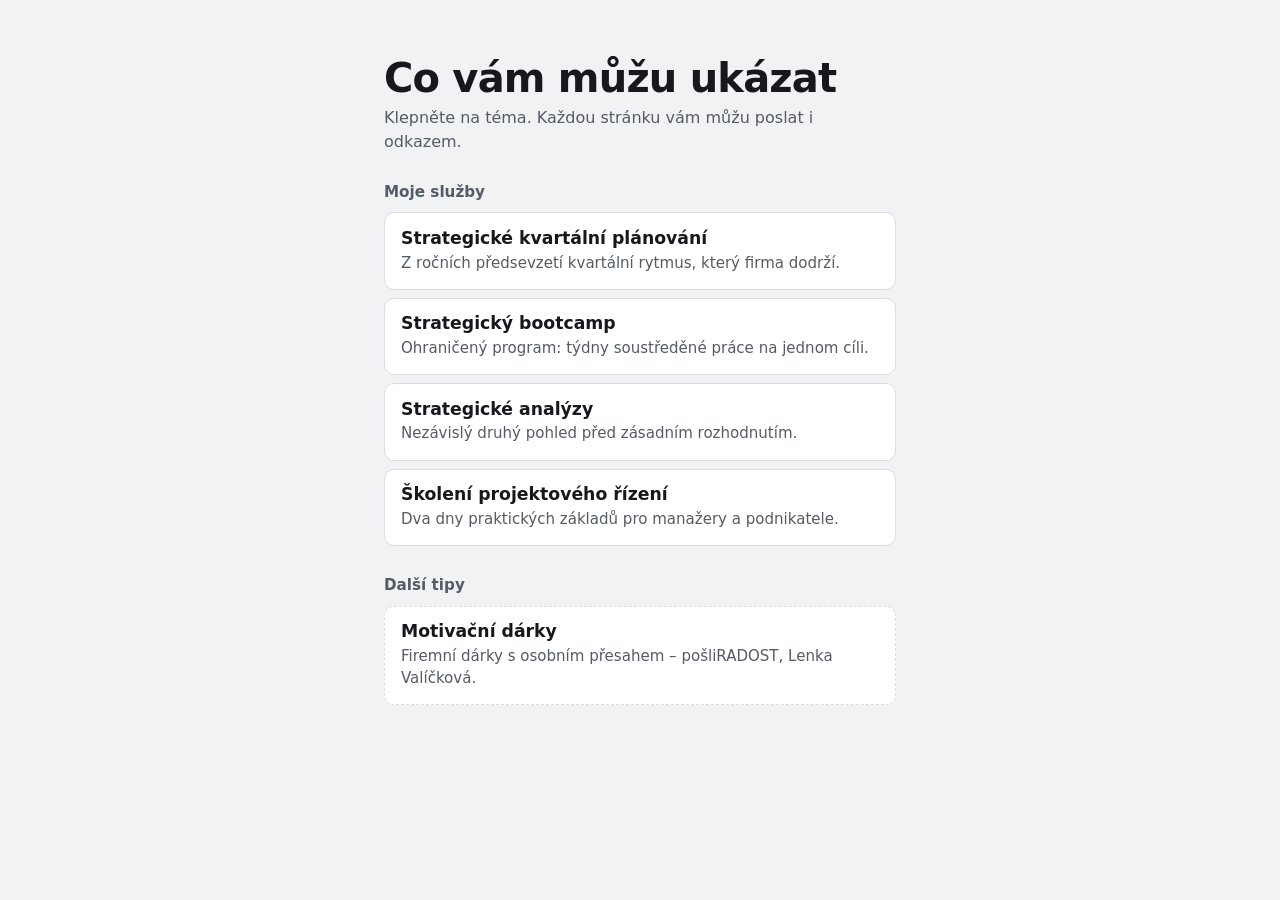
<file: index.html>
<!doctype html>
<html lang="cs">
<head>
  <meta charset="utf-8">
  <meta name="viewport" content="width=device-width, initial-scale=1">
  <title>Co vám můžu ukázat</title>
  <meta name="description" content="Rozcestník: strategické kvartální plánování, Strategický bootcamp, strategické analýzy a tip na firemní dárky pošliRADOST.">
  <meta name="theme-color" content="#f1f2f4" media="(prefers-color-scheme: light)">
  <meta name="theme-color" content="#111214" media="(prefers-color-scheme: dark)">
  <meta property="og:type" content="website">
  <meta property="og:locale" content="cs_CZ">
  <meta property="og:title" content="Co vám můžu ukázat">
  <meta property="og:description" content="Strategické kvartální plánování, Strategický bootcamp, strategické analýzy – a jeden tip navíc.">
  <meta property="og:url" content="https://pmandstrategy.github.io/like-it-hub-mvp/">
  <link rel="stylesheet" href="./assets/css/hub.css">
</head>
<body>
  <main class="wrap">
    <header>
      <h1>Co vám můžu ukázat</h1>
      <p class="lead">Klepněte na téma. Každou stránku vám můžu poslat i odkazem.</p>
    </header>

    <section aria-labelledby="sluzby">
      <h2 id="sluzby">Moje služby</h2>
      <ul class="list">
        <li>
          <a class="card" href="./lp/kvartalni-planovani.html">
            <strong>Strategické kvartální plánování</strong>
            <span>Z ročních předsevzetí kvartální rytmus, který firma dodrží.</span>
          </a>
        </li>
        <li>
          <a class="card" href="./lp/strategicky-bootcamp.html">
            <strong>Strategický bootcamp</strong>
            <span>Ohraničený program: týdny soustředěné práce na jednom cíli.</span>
          </a>
        </li>
        <li>
          <a class="card" href="./lp/strategicke-analyzy.html">
            <strong>Strategické analýzy</strong>
            <span>Nezávislý druhý pohled před zásadním rozhodnutím.</span>
          </a>
        </li>
        <li>
          <a class="card" href="./lp/skoleni-projektoveho-rizeni.html">
            <strong>Školení projektového řízení</strong>
            <span>Dva dny praktických základů pro manažery a podnikatele.</span>
          </a>
        </li>
      </ul>
    </section>

    <section aria-labelledby="tipy">
      <h2 id="tipy">Další tipy</h2>
      <ul class="list">
        <li>
          <a class="card card--tip" href="./lp/motivacni-darky.html">
            <strong>Motivační dárky</strong>
            <span>Firemní dárky s osobním přesahem – pošliRADOST, Lenka Valíčková.</span>
          </a>
        </li>
      </ul>
    </section>
  </main>
</body>
</html>
</file>
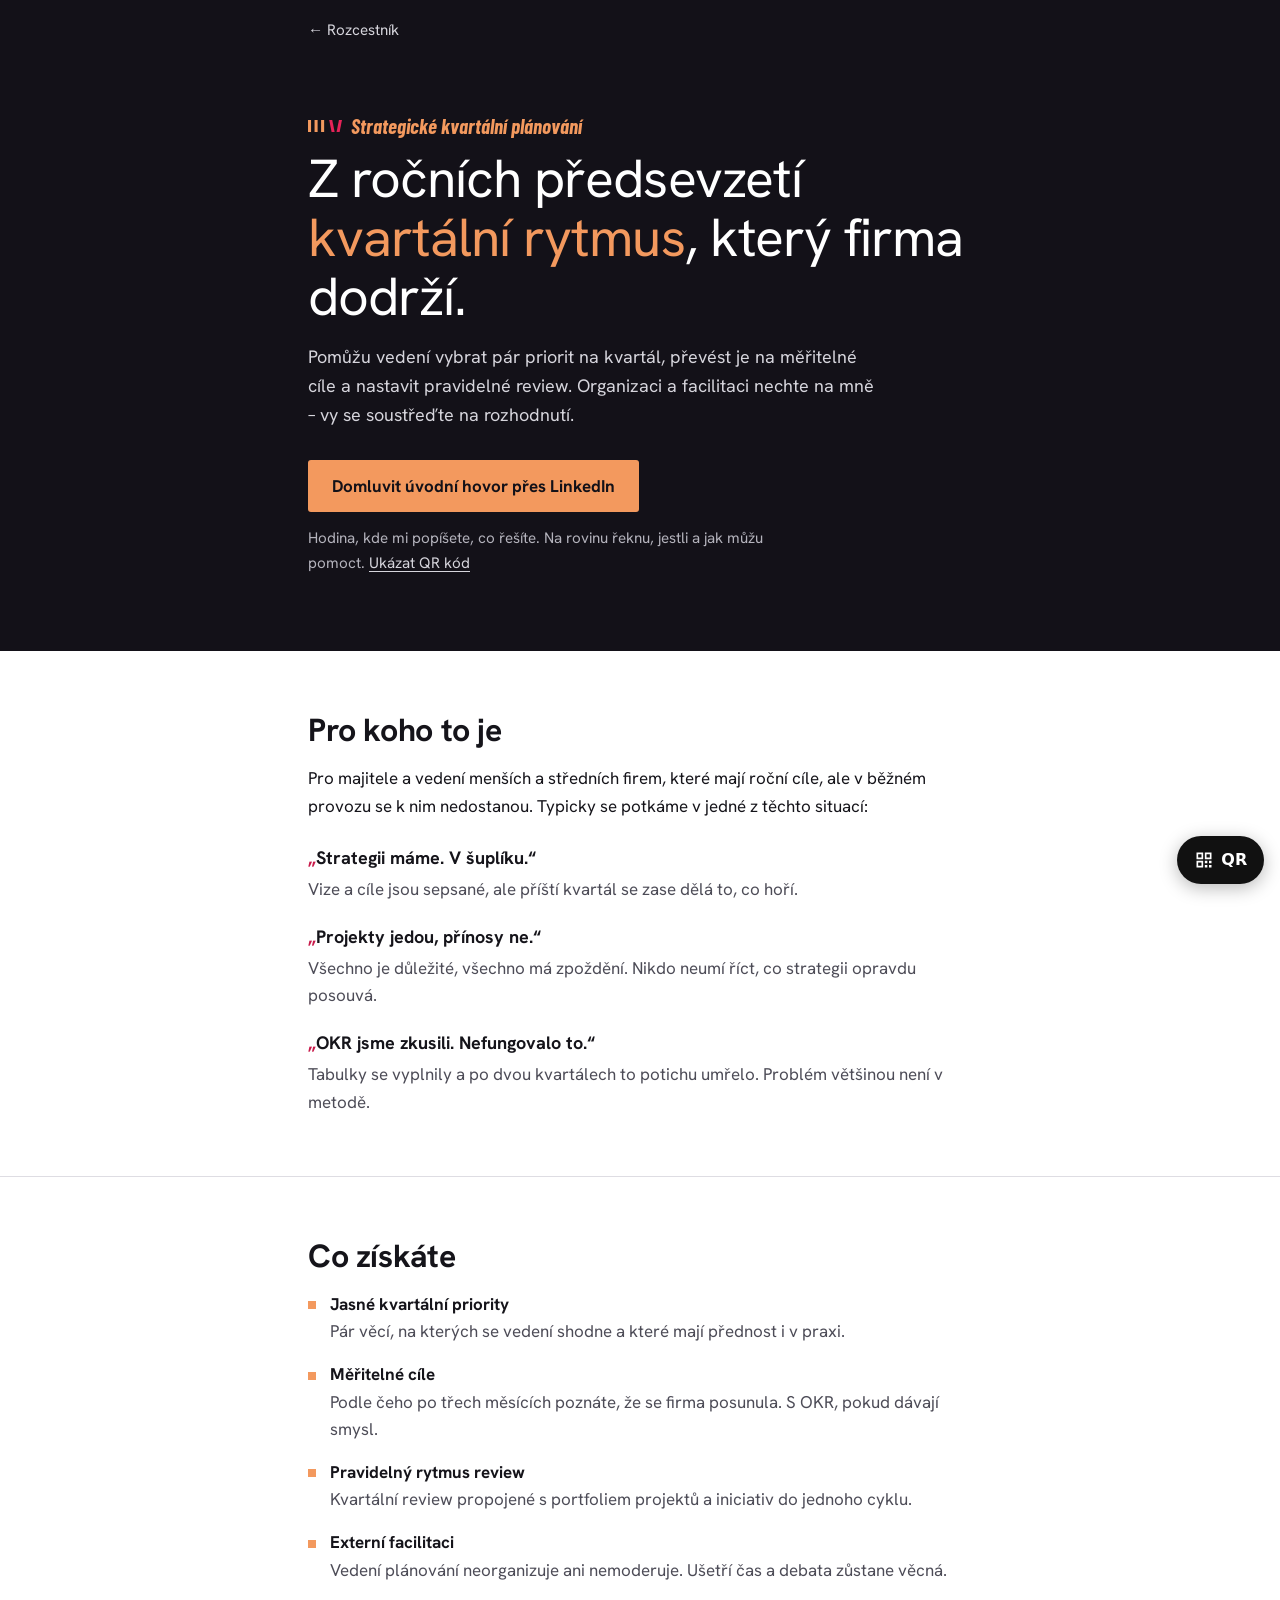
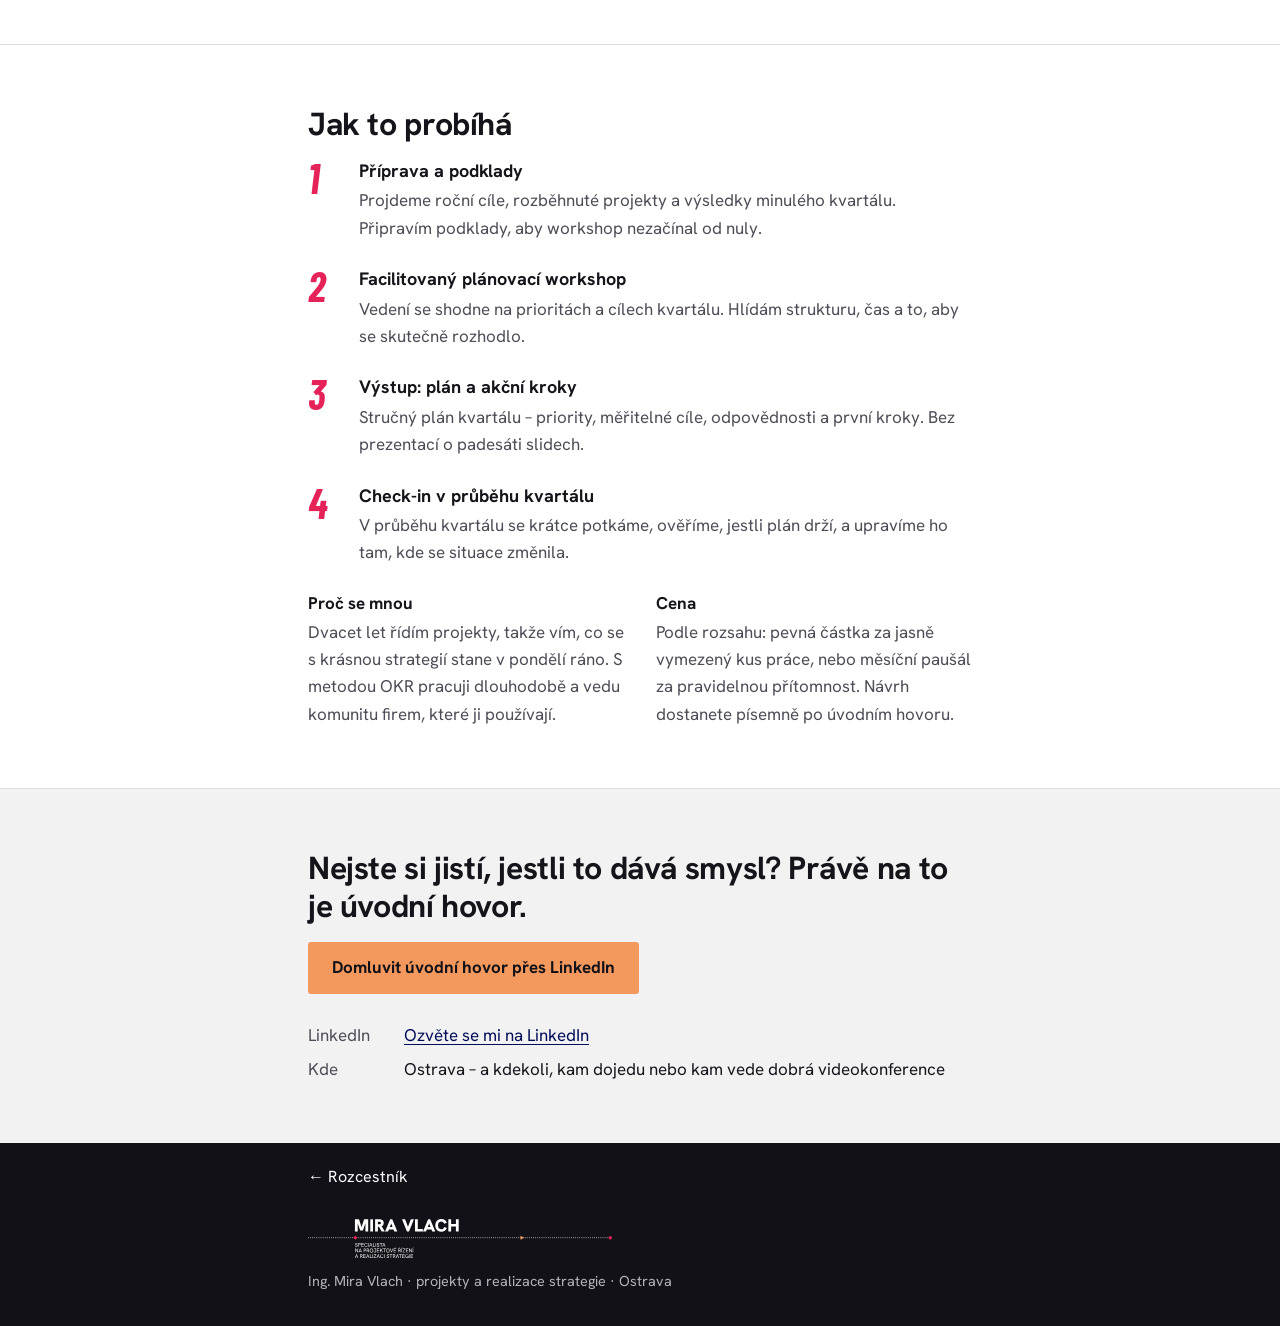
<file: lp/kvartalni-planovani.html>
<!doctype html>
<html lang="cs">
<head>
  <meta charset="utf-8">
  <meta name="viewport" content="width=device-width, initial-scale=1">
  <title>Strategické kvartální plánování – Mira Vlach</title>
  <meta name="description" content="Z ročních předsevzetí kvartální rytmus exekuce: jasné priority, měřitelné cíle a pravidelné review. Externí facilitace pro vedení menších a středních firem. Mira Vlach, Ostrava.">
  <meta name="theme-color" content="#131118">
  <meta property="og:type" content="website">
  <meta property="og:locale" content="cs_CZ">
  <meta property="og:site_name" content="Mira Vlach">
  <meta property="og:title" content="Strategické kvartální plánování">
  <meta property="og:description" content="Jasné kvartální priority, měřitelné cíle a rytmus review, který vydrží. Facilitace pro vedení menších a středních firem.">
  <meta property="og:url" content="https://pmandstrategy.github.io/like-it-hub-mvp/lp/kvartalni-planovani.html">
  <meta property="og:image" content="https://pmandstrategy.github.io/like-it-hub-mvp/assets/img/og/mira-vlach.jpg">
  <meta property="og:image:width" content="1200">
  <meta property="og:image:height" content="630">
  <meta property="og:image:alt" content="Mira Vlach">
  <meta name="twitter:card" content="summary_large_image">
  <link rel="preload" href="../assets/fonts/hanken-grotesk-latin-400-normal.woff2" as="font" type="font/woff2" crossorigin>
  <link rel="stylesheet" href="../assets/css/mv.css">
  <link rel="stylesheet" href="../assets/css/qr.css">
</head>
<body>
  <header class="hero">
    <div class="container">
      <nav class="topbar" aria-label="Navigace">
        <a class="back" href="../index.html">← Rozcestník</a>
      </nav>

      <p class="service"><img src="../assets/img/mv/brand-mark-iiiv.svg" width="432" height="155" alt="">Strategické kvartální plánování</p>
      <h1>Z ročních předsevzetí <em>kvartální rytmus</em>, který firma dodrží.</h1>
      <p class="lead">Pomůžu vedení vybrat pár priorit na kvartál, převést je na měřitelné cíle a nastavit pravidelné review. Organizaci a facilitaci nechte na mně – vy se soustřeďte na rozhodnutí.</p>
      <a class="btn" href="https://www.linkedin.com/in/miravlach/">Domluvit úvodní hovor přes LinkedIn</a>
      <p class="cta-note">Hodina, kde mi popíšete, co řešíte. Na rovinu řeknu, jestli a jak můžu pomoct. <a href="#qr">Ukázat QR kód</a></p>
    </div>
  </header>

  <main>
    <section class="block" aria-labelledby="pro-koho">
      <div class="container">
        <h2 id="pro-koho">Pro koho to je</h2>
        <p>Pro majitele a vedení menších a středních firem, které mají roční cíle, ale v běžném provozu se k nim nedostanou. Typicky se potkáme v jedné z těchto situací:</p>
        <ul class="situations">
          <li>
            <q>Strategii máme. V šuplíku.</q>
            <p>Vize a cíle jsou sepsané, ale příští kvartál se zase dělá to, co hoří.</p>
          </li>
          <li>
            <q>Projekty jedou, přínosy ne.</q>
            <p>Všechno je důležité, všechno má zpoždění. Nikdo neumí říct, co strategii opravdu posouvá.</p>
          </li>
          <li>
            <q>OKR jsme zkusili. Nefungovalo to.</q>
            <p>Tabulky se vyplnily a po dvou kvartálech to potichu umřelo. Problém většinou není v metodě.</p>
          </li>
        </ul>
      </div>
    </section>

    <section class="block" aria-labelledby="co-ziskate">
      <div class="container">
        <h2 id="co-ziskate">Co získáte</h2>
        <ul class="gains">
          <li><strong>Jasné kvartální priority</strong> <span>Pár věcí, na kterých se vedení shodne a které mají přednost i v praxi.</span></li>
          <li><strong>Měřitelné cíle</strong> <span>Podle čeho po třech měsících poznáte, že se firma posunula. S OKR, pokud dávají smysl.</span></li>
          <li><strong>Pravidelný rytmus review</strong> <span>Kvartální review propojené s portfoliem projektů a iniciativ do jednoho cyklu.</span></li>
          <li><strong>Externí facilitaci</strong> <span>Vedení plánování neorganizuje ani nemoderuje. Ušetří čas a debata zůstane věcná.</span></li>
        </ul>
      </div>
    </section>

    <section class="block" aria-labelledby="jak">
      <div class="container">
        <h2 id="jak">Jak to probíhá</h2>
        <ol class="steps">
          <li>
            <div>
              <h3>Příprava a podklady</h3>
              <p>Projdeme roční cíle, rozběhnuté projekty a výsledky minulého kvartálu. Připravím podklady, aby workshop nezačínal od nuly.</p>
            </div>
          </li>
          <li>
            <div>
              <h3>Facilitovaný plánovací workshop</h3>
              <p>Vedení se shodne na prioritách a cílech kvartálu. Hlídám strukturu, čas a to, aby se skutečně rozhodlo.</p>
            </div>
          </li>
          <li>
            <div>
              <h3>Výstup: plán a akční kroky</h3>
              <p>Stručný plán kvartálu – priority, měřitelné cíle, odpovědnosti a první kroky. Bez prezentací o padesáti slidech.</p>
            </div>
          </li>
          <li>
            <div>
              <h3>Check-in v průběhu kvartálu</h3>
              <p>V průběhu kvartálu se krátce potkáme, ověříme, jestli plán drží, a upravíme ho tam, kde se situace změnila.</p>
            </div>
          </li>
        </ol>
        <dl class="facts">
          <div>
            <dt>Proč se mnou</dt>
            <dd>Dvacet let řídím projekty, takže vím, co se s krásnou strategií stane v pondělí ráno. S metodou OKR pracuji dlouhodobě a vedu komunitu firem, které ji používají.</dd>
          </div>
          <div>
            <dt>Cena</dt>
            <dd>Podle rozsahu: pevná částka za jasně vymezený kus práce, nebo měsíční paušál za pravidelnou přítomnost. Návrh dostanete písemně po úvodním hovoru.</dd>
          </div>
        </dl>
      </div>
    </section>

    <section class="block contact" aria-labelledby="kontakt">
      <div class="container">
        <h2 id="kontakt">Nejste si jistí, jestli to dává smysl? Právě na to je úvodní hovor.</h2>
        <a class="btn" href="https://www.linkedin.com/in/miravlach/">Domluvit úvodní hovor přes LinkedIn</a>
        <ul class="contact-list">
          <li><span>LinkedIn</span> <a href="https://www.linkedin.com/in/miravlach/">Ozvěte se mi na LinkedIn</a></li>
          <li><span>Kde</span> Ostrava – a kdekoli, kam dojedu nebo kam vede dobrá videokonference</li>
        </ul>
      </div>
    </section>
  </main>

  <footer class="site-footer">
    <div class="container">
      <a class="back" href="../index.html">← Rozcestník</a>
      <img class="logo" src="../assets/img/mv/logo-mira-vlach-bila.svg" width="966" height="125" alt="Mira Vlach – projektové řízení a realizace strategie">
      <p>Ing. Mira Vlach · projekty a realizace strategie · Ostrava</p>
    </div>
  </footer>
  <a class="qr-fab" href="#qr" aria-label="Ukázat QR kód na tuto stránku o kvartálním plánování"><svg viewBox="0 0 24 24" aria-hidden="true" focusable="false"><path fill="currentColor" d="M3 3h8v8H3V3zm2 2v4h4V5H5zm8-2h8v8h-8V3zm2 2v4h4V5h-4zM3 13h8v8H3v-8zm2 2v4h4v-4H5zm8-2h3v3h-3v-3zm5 0h3v3h-3v-3zm-5 5h3v3h-3v-3zm5 0h3v3h-3v-3z"/></svg>QR</a>
  <div class="qr-overlay" id="qr">
    <p class="qr-hint">Naskenujte fotoaparátem telefonu</p>
    <img src="../assets/qr/kvartalni-planovani.svg" width="200" height="200" alt="QR kód odkazující na tuto stránku o kvartálním plánování">
    <p class="qr-url"><a href="kvartalni-planovani.html">tuto stránku o kvartálním plánování</a></p>
    <a class="qr-close" href="#zavrit">Zavřít</a>
  </div>
</body>
</html>
</file>
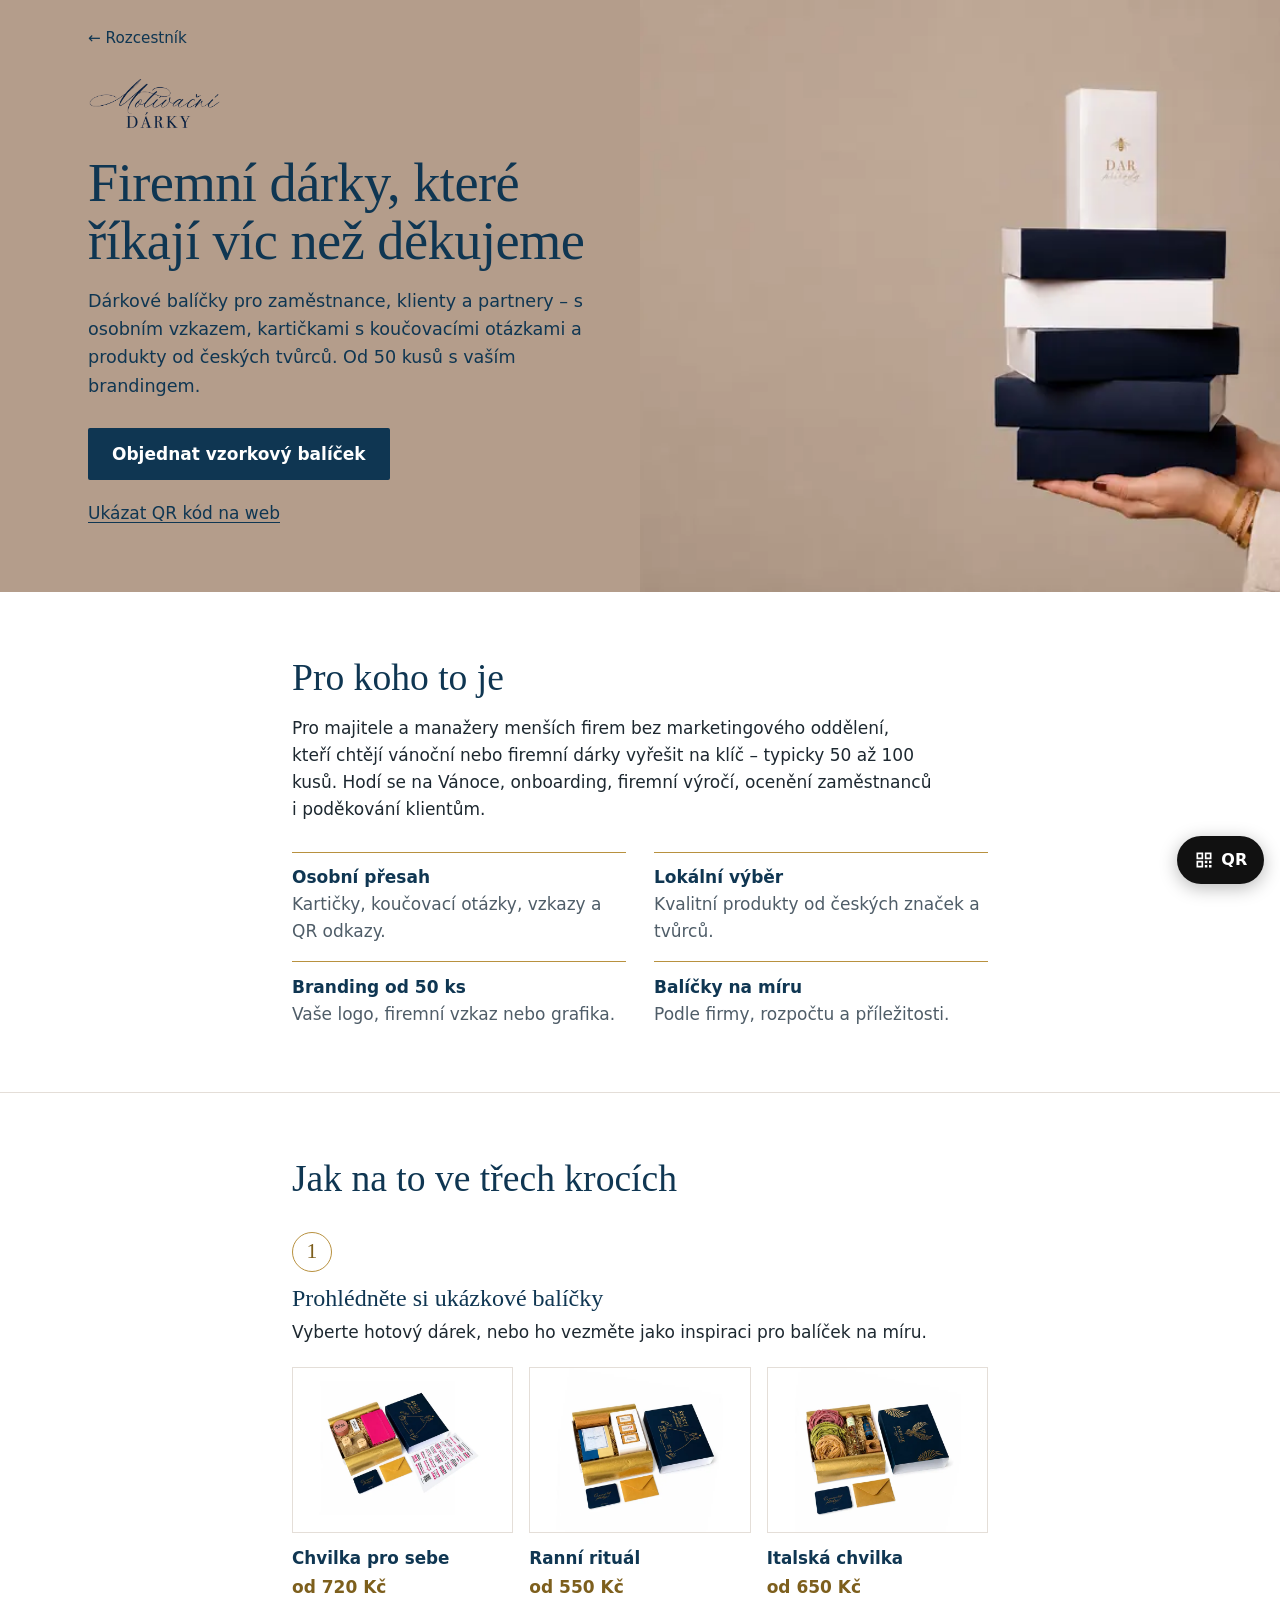
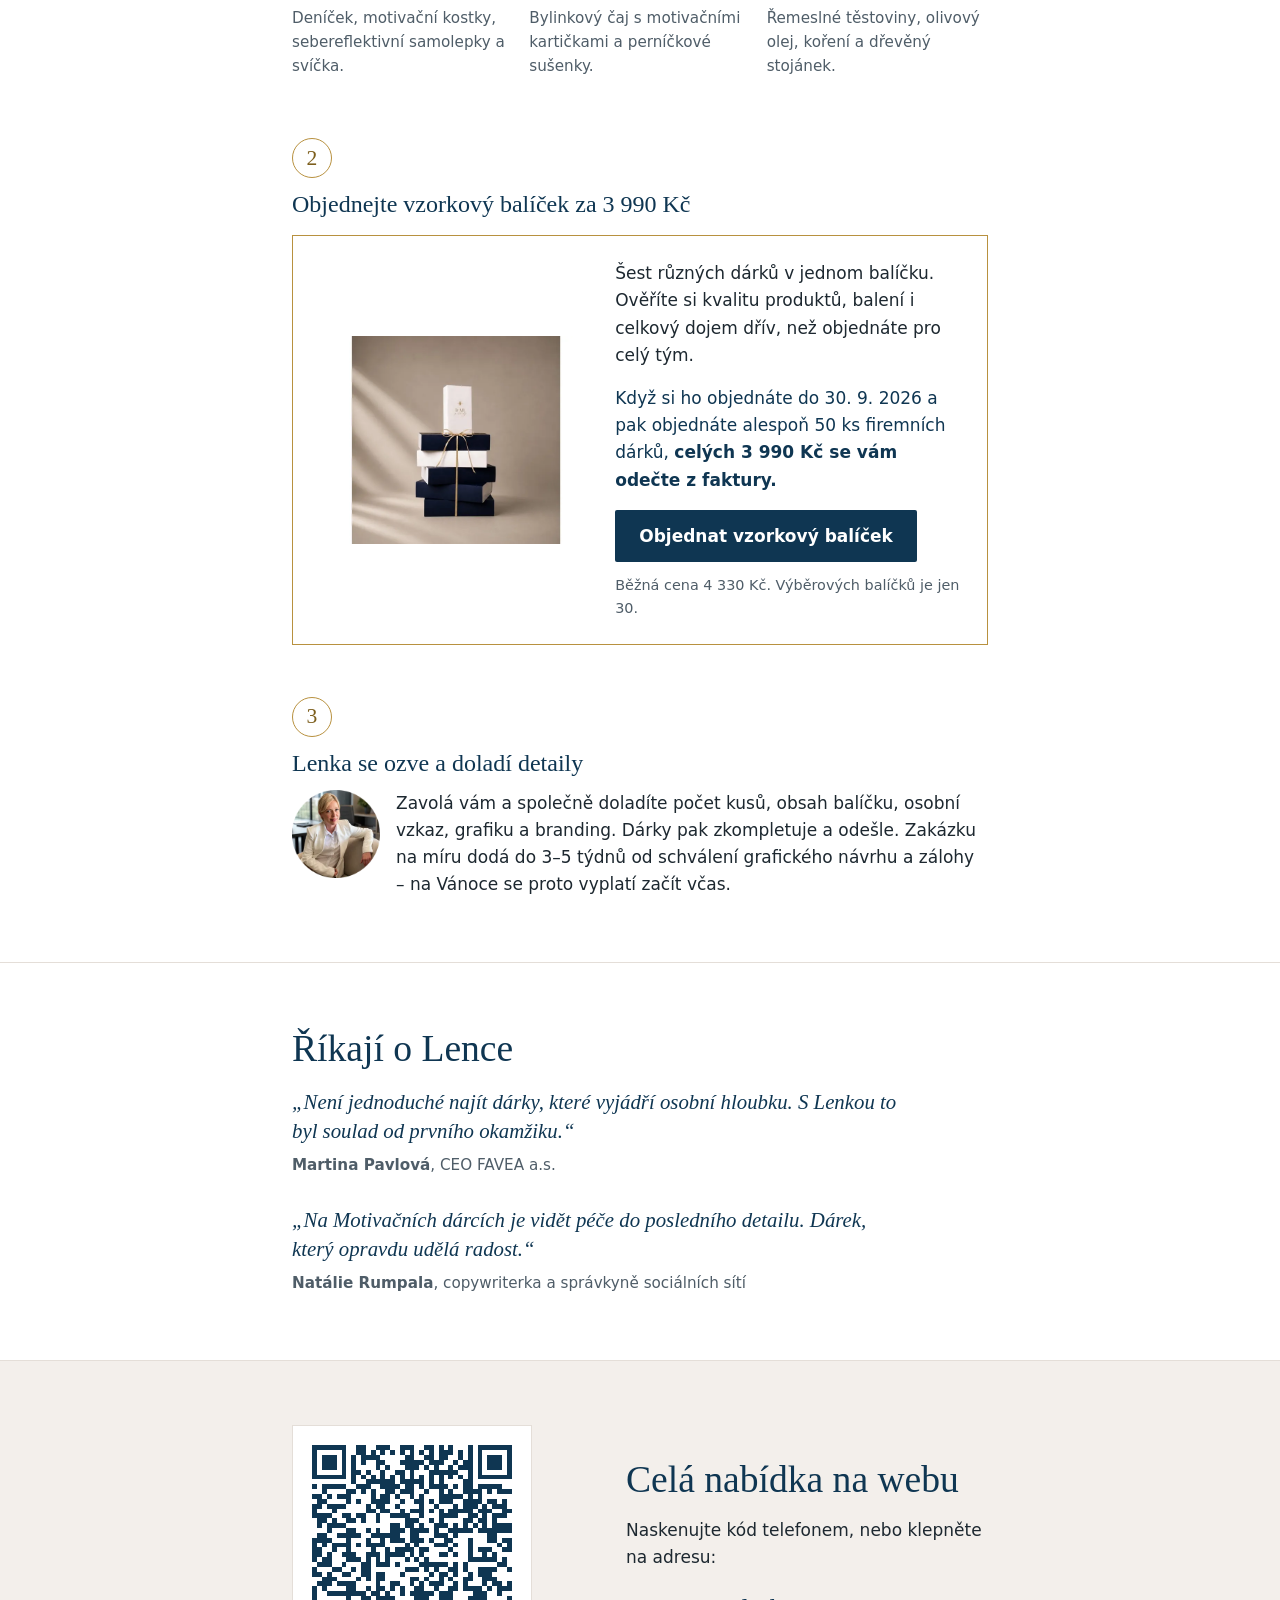
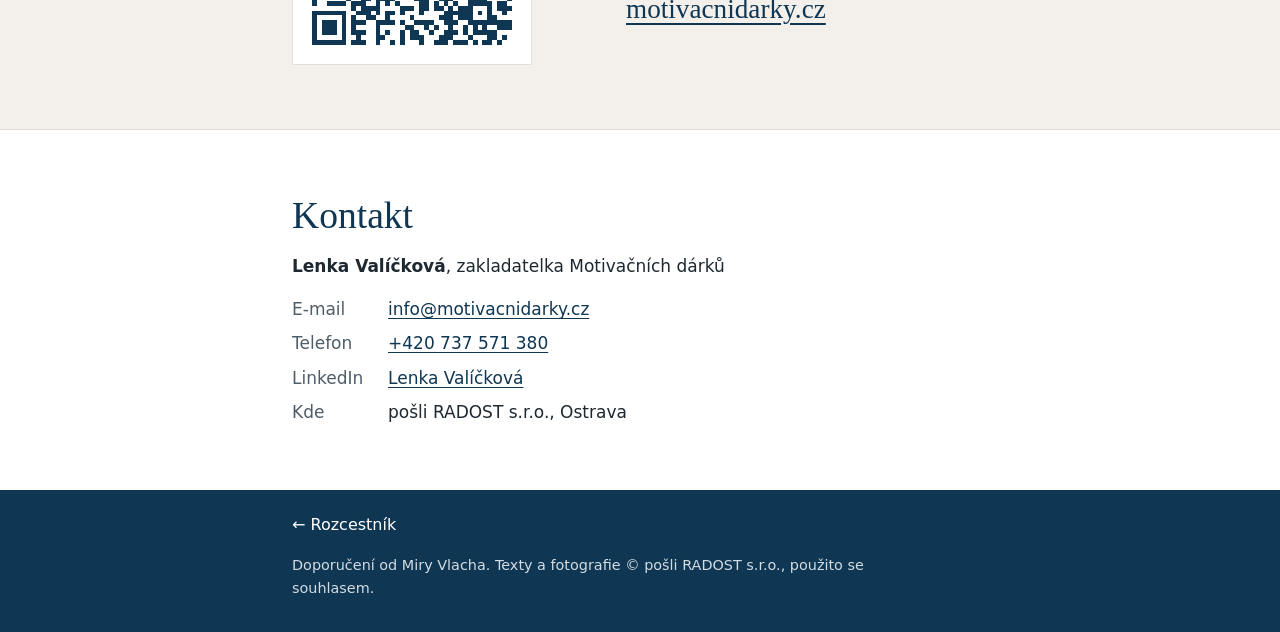
<file: lp/motivacni-darky.html>
<!doctype html>
<html lang="cs">
<head>
  <meta charset="utf-8">
  <meta name="viewport" content="width=device-width, initial-scale=1">
  <title>Firemní dárky, které říkají víc než děkujeme – pošliRADOST</title>
  <meta name="description" content="Firemní dárky s osobním přesahem od českých tvůrců. Vzorkový balíček za 3 990 Kč, branding od 50 ks, balíčky na míru pro Vánoce, onboarding i poděkování klientům. Lenka Valíčková, Ostrava.">
  <meta name="theme-color" content="#0f3652">
  <meta property="og:type" content="website">
  <meta property="og:locale" content="cs_CZ">
  <meta property="og:site_name" content="pošliRADOST | motivační dárky">
  <meta property="og:title" content="Firemní dárky, které říkají víc než děkujeme">
  <meta property="og:description" content="Dárkové balíčky s osobním vzkazem a produkty od českých tvůrců. Vyzkoušejte vzorkový balíček – při objednávce od 50 ks se vám jeho cena odečte.">
  <meta property="og:url" content="https://pmandstrategy.github.io/like-it-hub-mvp/lp/motivacni-darky.html">
  <meta property="og:image" content="https://pmandstrategy.github.io/like-it-hub-mvp/assets/img/og/motivacni-darky.jpg">
  <meta property="og:image:width" content="1200">
  <meta property="og:image:height" content="630">
  <meta property="og:image:alt" content="Firemní dárkové krabičky pošliRADOST v tmavě modré a bílé">
  <meta name="twitter:card" content="summary_large_image">
  <link rel="stylesheet" href="../assets/css/darky.css">
  <link rel="stylesheet" href="../assets/css/qr.css">
</head>
<body>
  <header class="hero">
    <div class="hero-text">
      <nav class="topbar" aria-label="Navigace">
        <a class="back" href="../index.html">← Rozcestník</a>
      </nav>
      <img class="logo" src="../assets/img/darky/logo-motivacni-darky.webp" width="480" height="195" alt="Motivační dárky – pošliRADOST">
      <h1>Firemní dárky, které říkají víc než děkujeme</h1>
      <p class="lead">Dárkové balíčky pro zaměstnance, klienty a partnery – s osobním vzkazem, kartičkami s koučovacími otázkami a produkty od českých tvůrců. Od 50 kusů s vaším brandingem.</p>
      <a class="btn" href="https://www.motivacnidarky.cz/firemni-darky/vzorkovy-balicek/?utm_source=doporucovaci-hub&amp;utm_medium=lp&amp;utm_campaign=doporuceni">Objednat vzorkový balíček</a>
      <p class="qr-jump"><a href="#qr">Ukázat QR kód na web</a></p>
    </div>
    <div class="hero-photo">
      <img src="../assets/img/darky/hero-800.webp"
           srcset="../assets/img/darky/hero-800.webp 800w, ../assets/img/darky/hero-1200.webp 1200w"
           sizes="(min-width: 60rem) 50vw, 100vw"
           width="1200" height="799" fetchpriority="high"
           alt="Ruka držící stoh dárkových krabiček pošliRADOST v tmavě modré a bílé">
    </div>
  </header>

  <main>
    <section class="block intro" aria-labelledby="pro-koho">
      <div class="container">
        <h2 id="pro-koho">Pro koho to je</h2>
        <p>Pro majitele a manažery menších firem bez marketingového oddělení, kteří chtějí vánoční nebo firemní dárky vyřešit na klíč – typicky 50 až 100 kusů. Hodí se na Vánoce, onboarding, firemní výročí, ocenění zaměstnanců i poděkování klientům.</p>
        <ul class="benefits">
          <li><strong>Osobní přesah</strong> Kartičky, koučovací otázky, vzkazy a QR odkazy.</li>
          <li><strong>Lokální výběr</strong> Kvalitní produkty od českých značek a tvůrců.</li>
          <li><strong>Branding od 50 ks</strong> Vaše logo, firemní vzkaz nebo grafika.</li>
          <li><strong>Balíčky na míru</strong> Podle firmy, rozpočtu a příležitosti.</li>
        </ul>
      </div>
    </section>

    <section class="block" aria-labelledby="postup">
      <div class="container">
        <h2 id="postup">Jak na to ve třech krocích</h2>
        <ol class="funnel">
          <li>
            <h3>Prohlédněte si ukázkové balíčky</h3>
            <p>Vyberte hotový dárek, nebo ho vezměte jako inspiraci pro balíček na míru.</p>
            <ul class="products" tabindex="0" aria-label="Ukázkové balíčky">
              <li>
                <img src="../assets/img/darky/chvilka-pro-sebe.webp" width="800" height="600" loading="lazy" alt="Dárkový balíček Chvilka pro sebe: deníček, motivační kostky a samolepky ve zlatém papíru">
                <h4>Chvilka pro sebe</h4>
                <p class="price">od 720 Kč</p>
                <p>Deníček, motivační kostky, sebereflektivní samolepky a svíčka.</p>
              </li>
              <li>
                <img src="../assets/img/darky/ranni-ritual.webp" width="800" height="600" loading="lazy" alt="Dárkový balíček Ranní rituál: bylinkový čaj, sušenky a motivační kartičky">
                <h4>Ranní rituál</h4>
                <p class="price">od 550 Kč</p>
                <p>Bylinkový čaj s motivačními kartičkami a perníčkové sušenky.</p>
              </li>
              <li>
                <img src="../assets/img/darky/italska-chvilka.webp" width="800" height="600" loading="lazy" alt="Dárkový balíček Italská chvilka: řemeslné těstoviny, olivový olej a koření">
                <h4>Italská chvilka</h4>
                <p class="price">od 650 Kč</p>
                <p>Řemeslné těstoviny, olivový olej, koření a dřevěný stojánek.</p>
              </li>
            </ul>
          </li>

          <li class="funnel-key">
            <h3>Objednejte vzorkový balíček za 3&nbsp;990&nbsp;Kč</h3>
            <div class="sample">
              <img src="../assets/img/darky/vzorkovy-balicek.webp" width="800" height="600" loading="lazy" alt="Vzorkový balíček: šest dárkových krabiček převázaných stuhou">
              <div>
                <p>Šest různých dárků v jednom balíčku. Ověříte si kvalitu produktů, balení i celkový dojem dřív, než objednáte pro celý tým.</p>
                <p class="deal">Když si ho objednáte do 30.&nbsp;9.&nbsp;2026 a pak objednáte alespoň 50&nbsp;ks firemních dárků, <strong>celých 3&nbsp;990&nbsp;Kč se vám odečte z faktury.</strong></p>
                <a class="btn" href="https://www.motivacnidarky.cz/firemni-darky/vzorkovy-balicek/?utm_source=doporucovaci-hub&amp;utm_medium=lp&amp;utm_campaign=doporuceni">Objednat vzorkový balíček</a>
                <p class="small">Běžná cena 4&nbsp;330&nbsp;Kč. Výběrových balíčků je jen 30.</p>
              </div>
            </div>
          </li>

          <li>
            <h3>Lenka se ozve a doladí detaily</h3>
            <div class="person">
              <img src="../assets/img/darky/lenka-valickova.webp" width="240" height="240" loading="lazy" alt="Lenka Valíčková">
              <p>Zavolá vám a společně doladíte počet kusů, obsah balíčku, osobní vzkaz, grafiku a branding. Dárky pak zkompletuje a odešle. Zakázku na míru dodá do 3–5 týdnů od schválení grafického návrhu a zálohy – na Vánoce se proto vyplatí začít včas.</p>
            </div>
          </li>
        </ol>
      </div>
    </section>

    <section class="block refs" aria-labelledby="reference">
      <div class="container">
        <h2 id="reference">Říkají o Lence</h2>
        <figure>
          <blockquote>„Není jednoduché najít dárky, které vyjádří osobní hloubku. S Lenkou to byl soulad od prvního okamžiku.“</blockquote>
          <figcaption><strong>Martina Pavlová</strong>, CEO FAVEA a.s.</figcaption>
        </figure>
        <figure>
          <blockquote>„Na Motivačních dárcích je vidět péče do posledního detailu. Dárek, který opravdu udělá radost.“</blockquote>
          <figcaption><strong>Natálie Rumpala</strong>, copywriterka a správkyně sociálních sítí</figcaption>
        </figure>
      </div>
    </section>

    <section class="block qr" id="qr-web" aria-labelledby="web">
      <div class="container qr-box">
        <img class="qr-code" src="../assets/qr/motivacnidarky.svg" width="49" height="49" alt="QR kód odkazující na web motivacnidarky.cz">
        <div>
          <h2 id="web">Celá nabídka na webu</h2>
          <p>Naskenujte kód telefonem, nebo klepněte na adresu:</p>
          <p class="url"><a href="https://www.motivacnidarky.cz/?utm_source=doporucovaci-hub&amp;utm_medium=lp&amp;utm_campaign=doporuceni">motivacnidarky.cz</a></p>
        </div>
      </div>
    </section>

    <section class="block contact" aria-labelledby="kontakt">
      <div class="container">
        <h2 id="kontakt">Kontakt</h2>
        <p><strong>Lenka Valíčková</strong>, zakladatelka Motivačních dárků</p>
        <ul class="contact-list">
          <li><span>E-mail</span> <a href="mailto:info@motivacnidarky.cz">info@motivacnidarky.cz</a></li>
          <li><span>Telefon</span> <a href="tel:+420737571380">+420 737 571 380</a></li>
          <li><span>LinkedIn</span> <a href="https://www.linkedin.com/in/lenka-val%C3%AD%C4%8Dkov%C3%A1/">Lenka Valíčková</a></li>
          <li><span>Kde</span> pošli RADOST s.r.o., Ostrava</li>
        </ul>
      </div>
    </section>
  </main>

  <footer class="site-footer">
    <div class="container">
      <a class="back" href="../index.html">← Rozcestník</a>
      <p>Doporučení od Miry Vlacha. Texty a fotografie © pošli RADOST s.r.o., použito se souhlasem.</p>
    </div>
  </footer>
  <a class="qr-fab" href="#qr" aria-label="Ukázat QR kód na motivacnidarky.cz"><svg viewBox="0 0 24 24" aria-hidden="true" focusable="false"><path fill="currentColor" d="M3 3h8v8H3V3zm2 2v4h4V5H5zm8-2h8v8h-8V3zm2 2v4h4V5h-4zM3 13h8v8H3v-8zm2 2v4h4v-4H5zm8-2h3v3h-3v-3zm5 0h3v3h-3v-3zm-5 5h3v3h-3v-3zm5 0h3v3h-3v-3z"/></svg>QR</a>
  <div class="qr-overlay" id="qr">
    <p class="qr-hint">Naskenujte fotoaparátem telefonu</p>
    <img src="../assets/qr/motivacnidarky.svg" width="200" height="200" alt="QR kód odkazující na motivacnidarky.cz">
    <p class="qr-url"><a href="https://www.motivacnidarky.cz/?utm_source=doporucovaci-hub&amp;utm_medium=lp&amp;utm_campaign=doporuceni">motivacnidarky.cz</a></p>
    <a class="qr-close" href="#zavrit">Zavřít</a>
  </div>
</body>
</html>
</file>
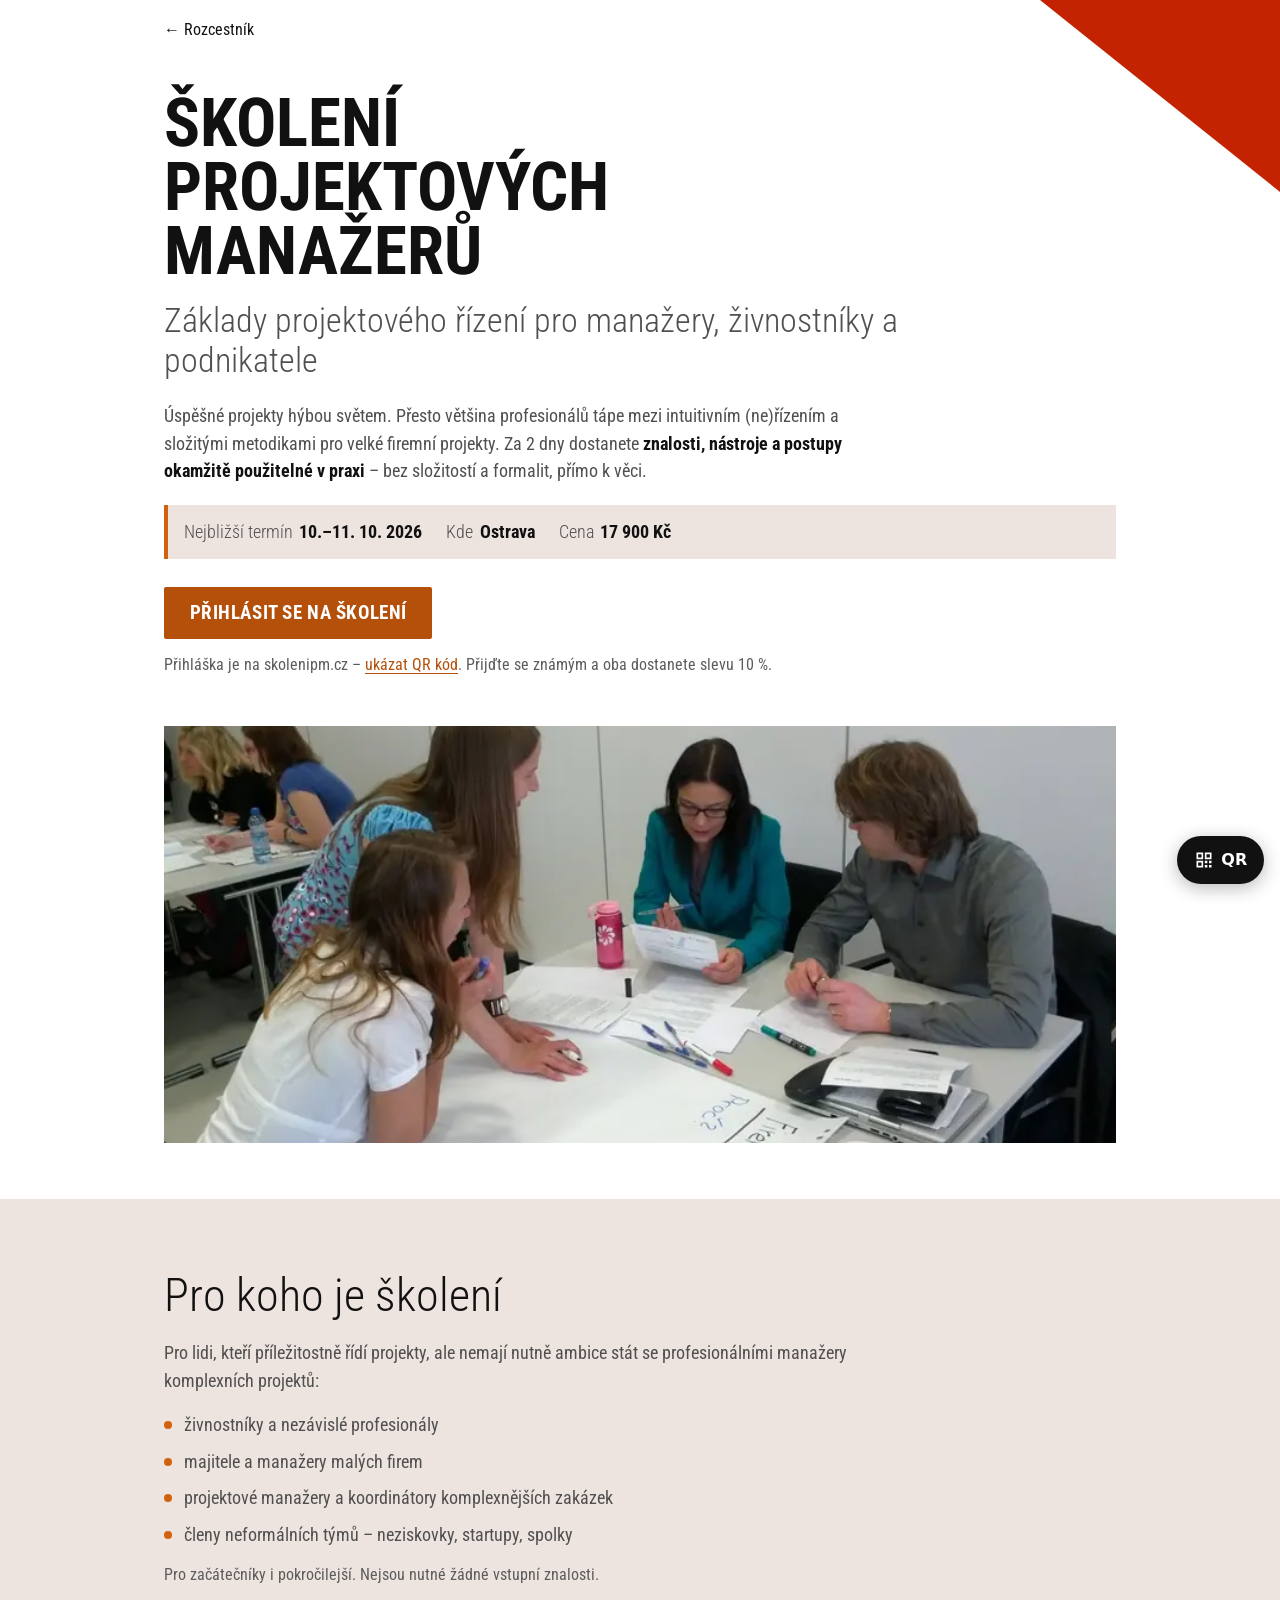
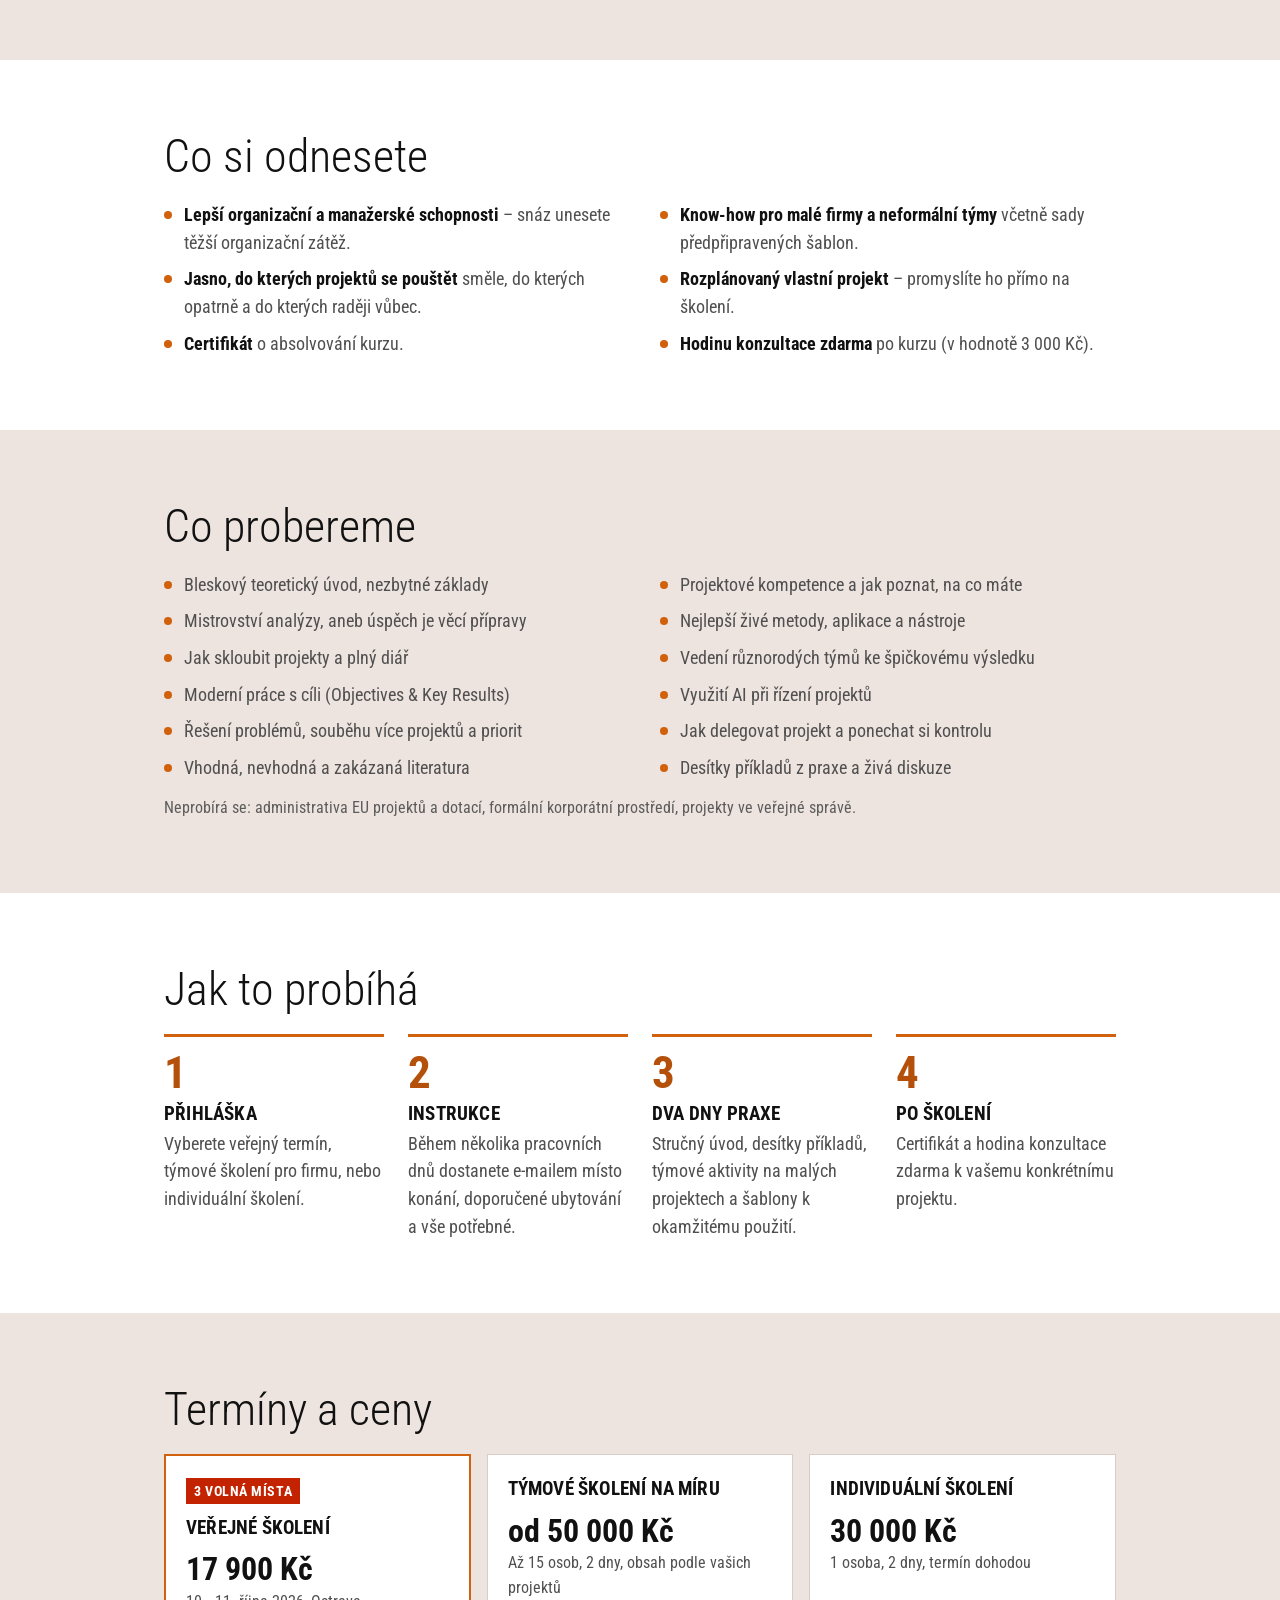
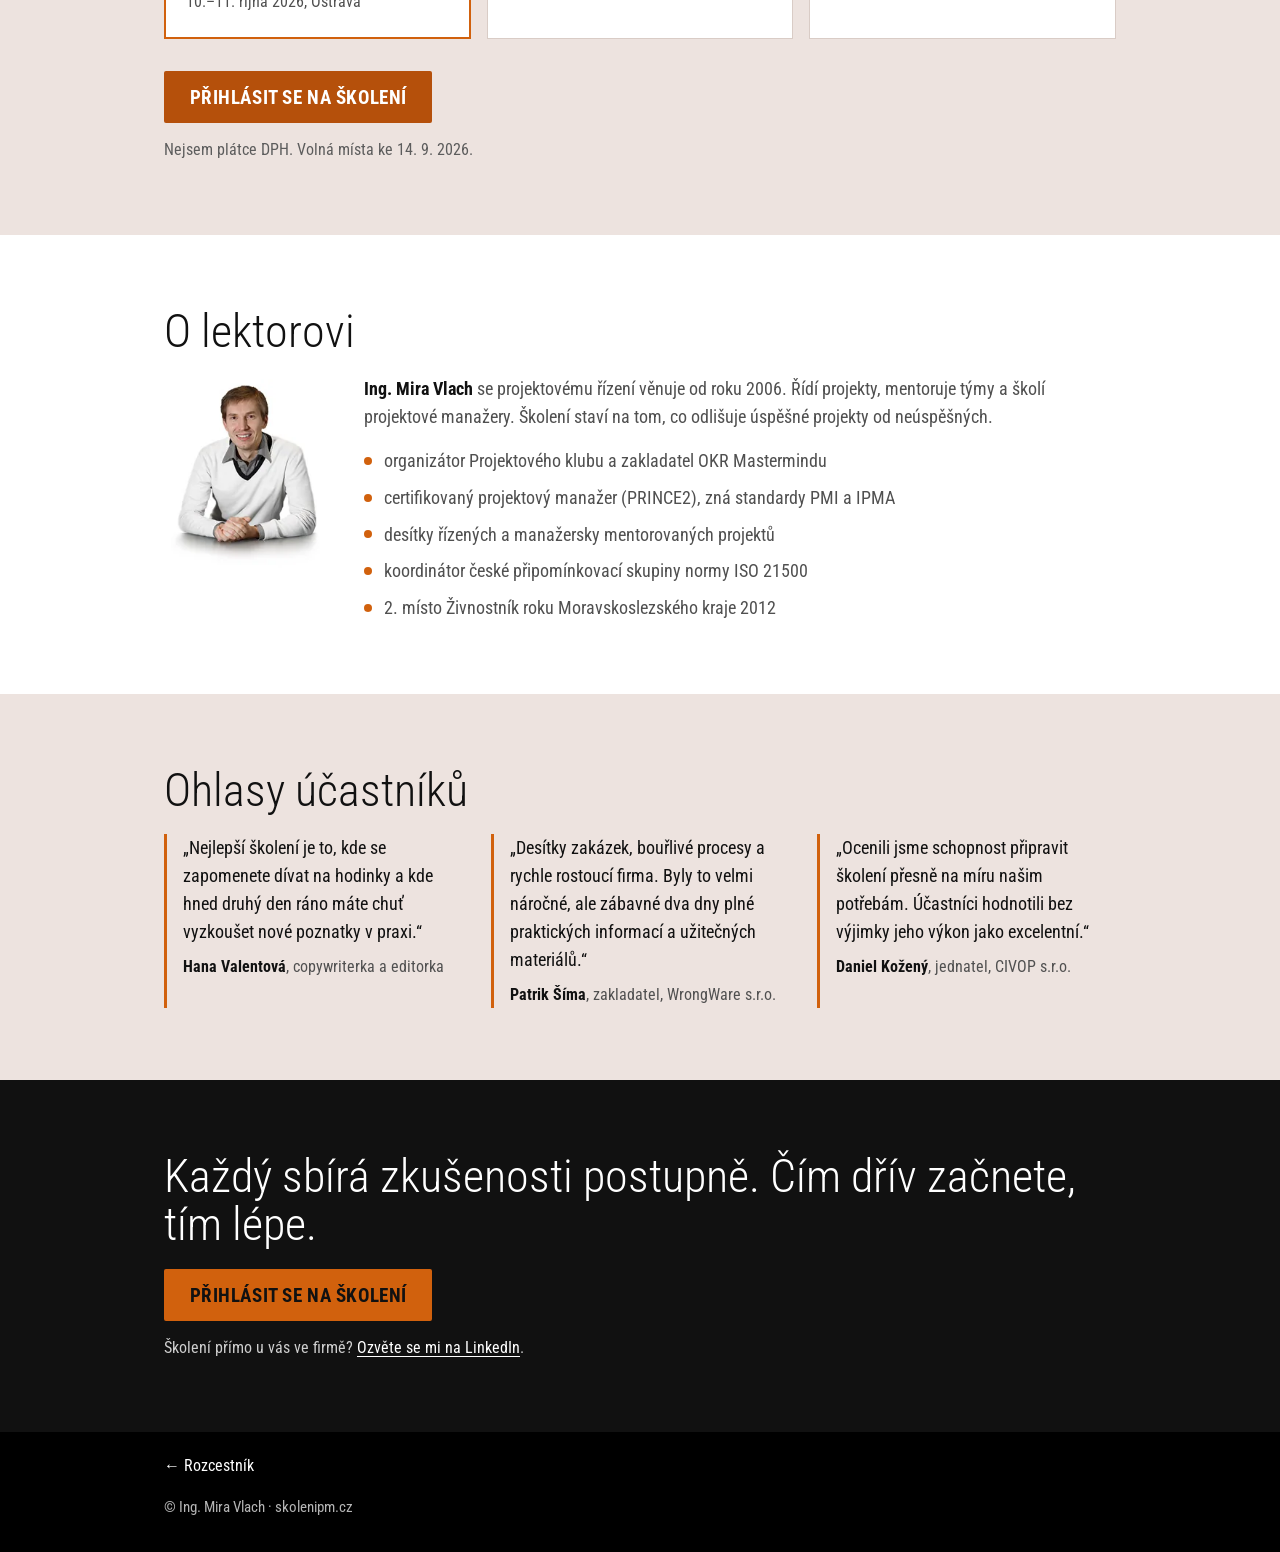
<file: lp/skoleni-projektoveho-rizeni.html>
<!doctype html>
<html lang="cs">
<head>
  <meta charset="utf-8">
  <meta name="viewport" content="width=device-width, initial-scale=1">
  <title>Školení projektových manažerů – základy projektového řízení za 2 dny</title>
  <meta name="description" content="Dvoudenní praktické školení projektového řízení pro manažery, živnostníky a podnikatele. Nejbližší termín 10.–11. 10. 2026 v Ostravě, 17 900 Kč. Lektor Ing. Mira Vlach.">
  <meta name="theme-color" content="#ffffff">
  <meta property="og:type" content="website">
  <meta property="og:locale" content="cs_CZ">
  <meta property="og:site_name" content="Školení projektových manažerů">
  <meta property="og:title" content="Školení projektových manažerů – základy projektového řízení za 2 dny">
  <meta property="og:description" content="Praktické tipy, postupy a šablony pro manažery, živnostníky a podnikatele. Bez složitostí a formalit, přímo k věci.">
  <meta property="og:url" content="https://pmandstrategy.github.io/like-it-hub-mvp/lp/skoleni-projektoveho-rizeni.html">
  <meta property="og:image" content="https://pmandstrategy.github.io/like-it-hub-mvp/assets/img/og/skoleni-projektoveho-rizeni.jpg">
  <meta property="og:image:width" content="1200">
  <meta property="og:image:height" content="630">
  <meta property="og:image:alt" content="Školení projektových manažerů – 2 dny praktických základů projektového řízení">
  <meta name="twitter:card" content="summary_large_image">
  <link rel="preload" href="../assets/fonts/roboto-condensed-latin.woff2" as="font" type="font/woff2" crossorigin>
  <link rel="stylesheet" href="../assets/css/pm.css">
  <link rel="stylesheet" href="../assets/css/qr.css">
</head>
<body>
  <header class="masthead">
    <div class="container">
      <nav aria-label="Navigace"><a class="back" href="../index.html">← Rozcestník</a></nav>
      <h1>
        <span class="brand">Školení projektových manažerů</span>
        <span class="tagline">Základy projektového řízení pro manažery, živnostníky a podnikatele</span>
      </h1>
      <p>Úspěšné projekty hýbou světem. Přesto většina profesionálů tápe mezi intuitivním (ne)řízením a složitými metodikami pro velké firemní projekty. Za 2 dny dostanete <strong>znalosti, nástroje a postupy okamžitě použitelné v praxi</strong> – bez složitostí a formalit, přímo k věci.</p>
      <dl class="facts">
        <div><dt>Nejbližší termín</dt><dd>10.–11. 10. 2026</dd></div>
        <div><dt>Kde</dt><dd>Ostrava</dd></div>
        <div><dt>Cena</dt><dd>17 900 Kč</dd></div>
      </dl>
      <a class="btn" href="https://www.skolenipm.cz/?utm_source=doporucovaci-hub&amp;utm_medium=lp&amp;utm_campaign=skoleni-pm">Přihlásit se na školení</a>
      <p class="small">Přihláška je na skolenipm.cz – <a href="#qr">ukázat QR kód</a>. Přijďte se známým a oba dostanete slevu 10 %.</p>
      <figure class="hero-photo">
        <img src="../assets/img/pm/workshop.webp" width="800" height="600" alt="Účastníci školení pracují ve skupině nad projektovým zadáním">
      </figure>
    </div>
  </header>

  <main>
    <section class="section section--warm" aria-labelledby="pro-koho">
      <div class="container">
        <h2 id="pro-koho">Pro koho je školení</h2>
        <p>Pro lidi, kteří příležitostně řídí projekty, ale nemají nutně ambice stát se profesionálními manažery komplexních projektů:</p>
        <ul class="bullets">
          <li>živnostníky a nezávislé profesionály</li>
          <li>majitele a manažery malých firem</li>
          <li>projektové manažery a koordinátory komplexnějších zakázek</li>
          <li>členy neformálních týmů – neziskovky, startupy, spolky</li>
        </ul>
        <p class="small">Pro začátečníky i pokročilejší. Nejsou nutné žádné vstupní znalosti.</p>
      </div>
    </section>

    <section class="section" aria-labelledby="ziskate">
      <div class="container">
        <h2 id="ziskate">Co si odnesete</h2>
        <ul class="bullets bullets--2">
          <li><strong>Lepší organizační a manažerské schopnosti</strong> – snáz unesete těžší organizační zátěž.</li>
          <li><strong>Know-how pro malé firmy a neformální týmy</strong> včetně sady předpřipravených šablon.</li>
          <li><strong>Jasno, do kterých projektů se pouštět</strong> směle, do kterých opatrně a do kterých raději vůbec.</li>
          <li><strong>Rozplánovaný vlastní projekt</strong> – promyslíte ho přímo na školení.</li>
          <li><strong>Certifikát</strong> o absolvování kurzu.</li>
          <li><strong>Hodinu konzultace zdarma</strong> po kurzu (v hodnotě 3 000 Kč).</li>
        </ul>
      </div>
    </section>

    <section class="section section--warm" aria-labelledby="obsah">
      <div class="container">
        <h2 id="obsah">Co probereme</h2>
        <ul class="bullets bullets--2">
          <li>Bleskový teoretický úvod, nezbytné základy</li>
          <li>Projektové kompetence a jak poznat, na co máte</li>
          <li>Mistrovství analýzy, aneb úspěch je věcí přípravy</li>
          <li>Nejlepší živé metody, aplikace a nástroje</li>
          <li>Jak skloubit projekty a plný diář</li>
          <li>Vedení různorodých týmů ke špičkovému výsledku</li>
          <li>Moderní práce s cíli (Objectives &amp; Key Results)</li>
          <li>Využití AI při řízení projektů</li>
          <li>Řešení problémů, souběhu více projektů a priorit</li>
          <li>Jak delegovat projekt a ponechat si kontrolu</li>
          <li>Vhodná, nevhodná a zakázaná literatura</li>
          <li>Desítky příkladů z praxe a živá diskuze</li>
        </ul>
        <p class="small">Neprobírá se: administrativa EU projektů a dotací, formální korporátní prostředí, projekty ve veřejné správě.</p>
      </div>
    </section>

    <section class="section" aria-labelledby="prubeh">
      <div class="container">
        <h2 id="prubeh">Jak to probíhá</h2>
        <ol class="steps">
          <li><h3>Přihláška</h3><p>Vyberete veřejný termín, týmové školení pro firmu, nebo individuální školení.</p></li>
          <li><h3>Instrukce</h3><p>Během několika pracovních dnů dostanete e-mailem místo konání, doporučené ubytování a vše potřebné.</p></li>
          <li><h3>Dva dny praxe</h3><p>Stručný úvod, desítky příkladů, týmové aktivity na malých projektech a šablony k okamžitému použití.</p></li>
          <li><h3>Po školení</h3><p>Certifikát a hodina konzultace zdarma k vašemu konkrétnímu projektu.</p></li>
        </ol>
      </div>
    </section>

    <section class="section section--warm" aria-labelledby="terminy">
      <div class="container">
        <h2 id="terminy">Termíny a ceny</h2>
        <div class="prices">
          <div class="price price--main">
            <span class="badge">3 volná místa</span>
            <h3>Veřejné školení</h3>
            <p class="amount">17 900 Kč</p>
            <p>10.–11. října 2026, Ostrava</p>
          </div>
          <div class="price">
            <h3>Týmové školení na míru</h3>
            <p class="amount">od 50 000 Kč</p>
            <p>Až 15 osob, 2 dny, obsah podle vašich projektů</p>
          </div>
          <div class="price">
            <h3>Individuální školení</h3>
            <p class="amount">30 000 Kč</p>
            <p>1 osoba, 2 dny, termín dohodou</p>
          </div>
        </div>
        <a class="btn" href="https://www.skolenipm.cz/?utm_source=doporucovaci-hub&amp;utm_medium=lp&amp;utm_campaign=skoleni-pm">Přihlásit se na školení</a>
        <p class="small">Nejsem plátce DPH. Volná místa ke 14. 9. 2026.</p>
      </div>
    </section>

    <section class="section" aria-labelledby="lektor">
      <div class="container">
        <h2 id="lektor">O lektorovi</h2>
        <div class="lector">
          <img src="../assets/img/pm/lektor-mira-vlach.webp" width="209" height="260" loading="lazy" alt="Ing. Mira Vlach">
          <div>
            <p><strong>Ing. Mira Vlach</strong> se projektovému řízení věnuje od roku 2006. Řídí projekty, mentoruje týmy a školí projektové manažery. Školení staví na tom, co odlišuje úspěšné projekty od neúspěšných.</p>
            <ul class="bullets">
              <li>organizátor Projektového klubu a zakladatel OKR Mastermindu</li>
              <li>certifikovaný projektový manažer (PRINCE2), zná standardy PMI a IPMA</li>
              <li>desítky řízených a manažersky mentorovaných projektů</li>
              <li>koordinátor české připomínkovací skupiny normy ISO 21500</li>
              <li>2. místo Živnostník roku Moravskoslezského kraje 2012</li>
            </ul>
          </div>
        </div>
      </div>
    </section>

    <section class="section section--warm" aria-labelledby="ohlasy">
      <div class="container">
        <h2 id="ohlasy">Ohlasy účastníků</h2>
        <div class="quotes">
          <figure>
            <blockquote>„Nejlepší školení je to, kde se zapomenete dívat na hodinky a kde hned druhý den ráno máte chuť vyzkoušet nové poznatky v praxi.“</blockquote>
            <figcaption><strong>Hana Valentová</strong>, copywriterka a editorka</figcaption>
          </figure>
          <figure>
            <blockquote>„Desítky zakázek, bouřlivé procesy a rychle rostoucí firma. Byly to velmi náročné, ale zábavné dva dny plné praktických informací a užitečných materiálů.“</blockquote>
            <figcaption><strong>Patrik Šíma</strong>, zakladatel, WrongWare s.r.o.</figcaption>
          </figure>
          <figure>
            <blockquote>„Ocenili jsme schopnost připravit školení přesně na míru našim potřebám. Účastníci hodnotili bez výjimky jeho výkon jako excelentní.“</blockquote>
            <figcaption><strong>Daniel Kožený</strong>, jednatel, CIVOP s.r.o.</figcaption>
          </figure>
        </div>
      </div>
    </section>

    <section class="section cta-final" aria-labelledby="prihlaska">
      <div class="container">
        <h2 id="prihlaska">Každý sbírá zkušenosti postupně. Čím dřív začnete, tím lépe.</h2>
        <a class="btn" href="https://www.skolenipm.cz/?utm_source=doporucovaci-hub&amp;utm_medium=lp&amp;utm_campaign=skoleni-pm">Přihlásit se na školení</a>
        <p class="small">Školení přímo u vás ve firmě? <a href="https://www.linkedin.com/in/miravlach/">Ozvěte se mi na LinkedIn</a>.</p>
      </div>
    </section>
  </main>

  <footer class="site-footer">
    <div class="container">
      <a class="back" href="../index.html">← Rozcestník</a>
      <p>© Ing. Mira Vlach · skolenipm.cz</p>
    </div>
  </footer>
  <a class="qr-fab" href="#qr" aria-label="Ukázat QR kód na skolenipm.cz"><svg viewBox="0 0 24 24" aria-hidden="true" focusable="false"><path fill="currentColor" d="M3 3h8v8H3V3zm2 2v4h4V5H5zm8-2h8v8h-8V3zm2 2v4h4V5h-4zM3 13h8v8H3v-8zm2 2v4h4v-4H5zm8-2h3v3h-3v-3zm5 0h3v3h-3v-3zm-5 5h3v3h-3v-3zm5 0h3v3h-3v-3z"/></svg>QR</a>
  <div class="qr-overlay" id="qr">
    <p class="qr-hint">Naskenujte fotoaparátem telefonu</p>
    <img src="../assets/qr/skoleni-projektoveho-rizeni.svg" width="200" height="200" alt="QR kód odkazující na skolenipm.cz">
    <p class="qr-url"><a href="https://www.skolenipm.cz/?utm_source=doporucovaci-hub&amp;utm_medium=lp&amp;utm_campaign=skoleni-pm">skolenipm.cz</a></p>
    <a class="qr-close" href="#zavrit">Zavřít</a>
  </div>
</body>
</html>
</file>
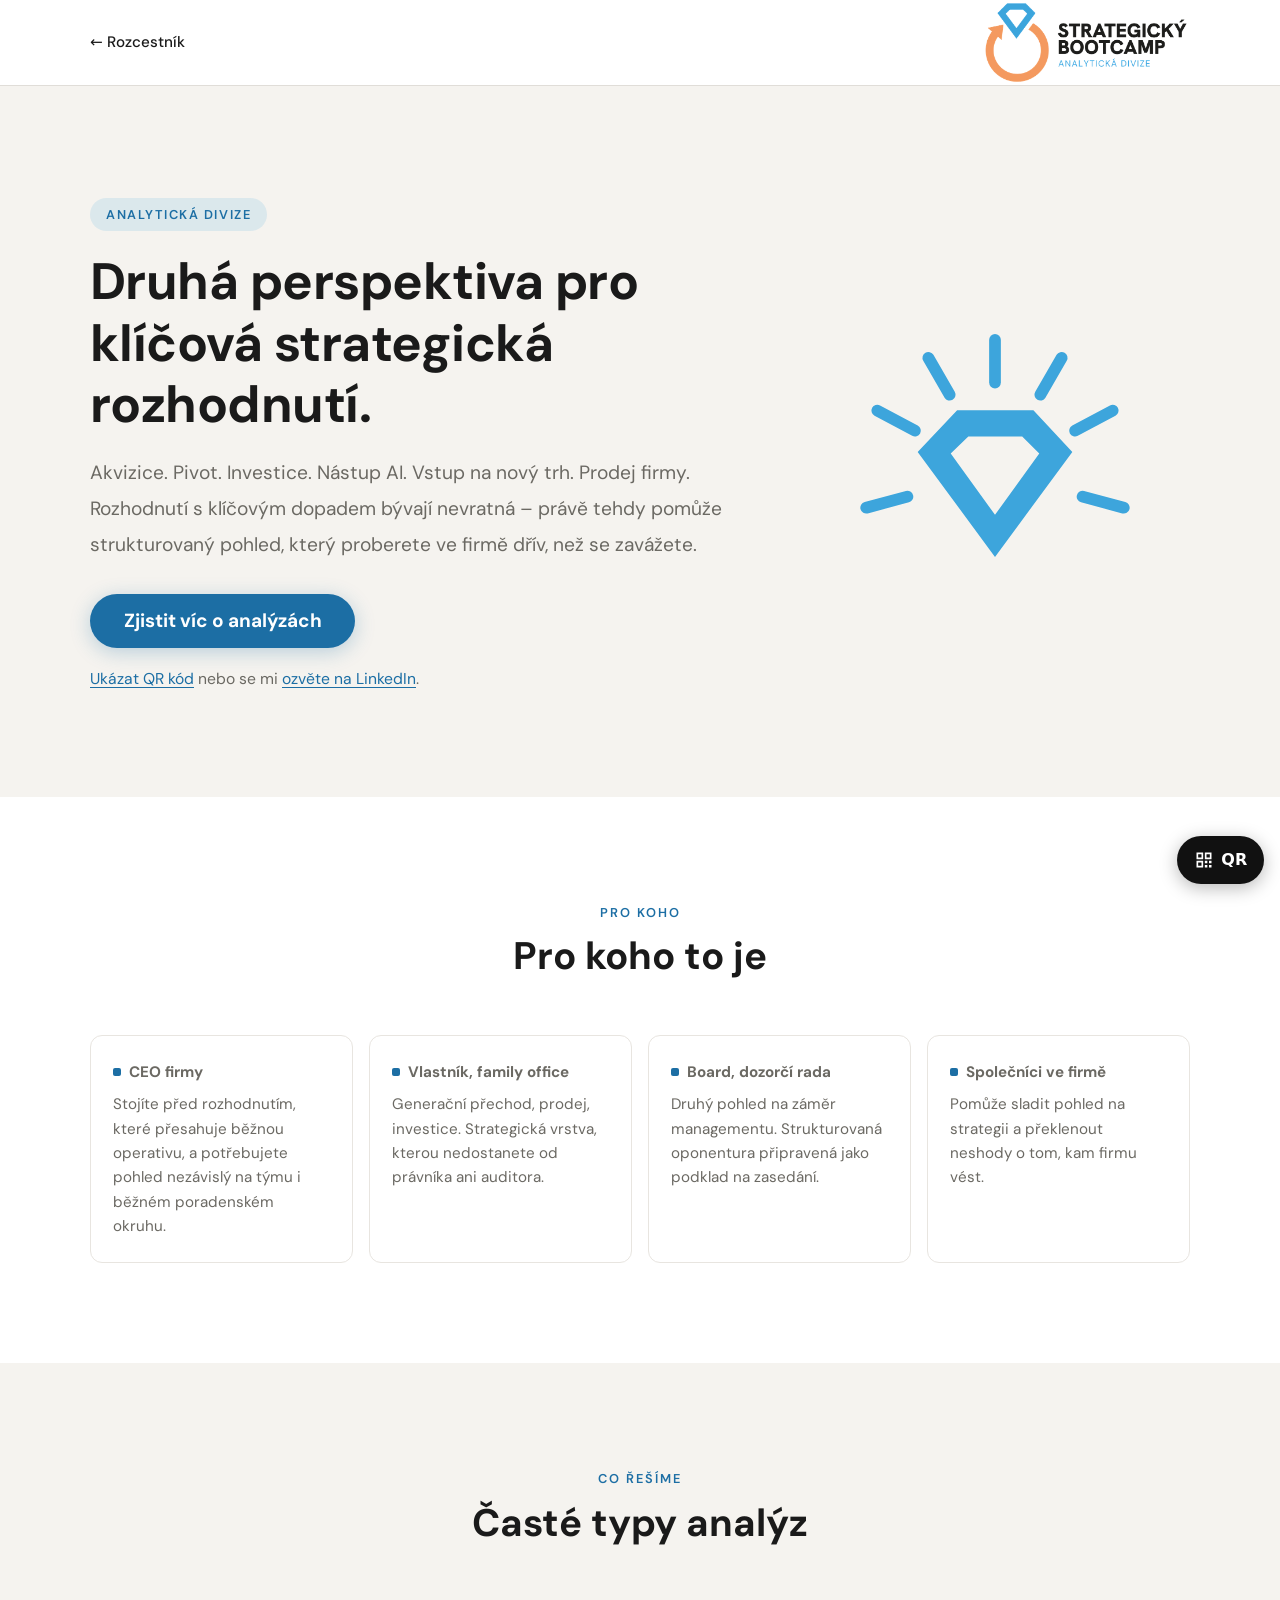
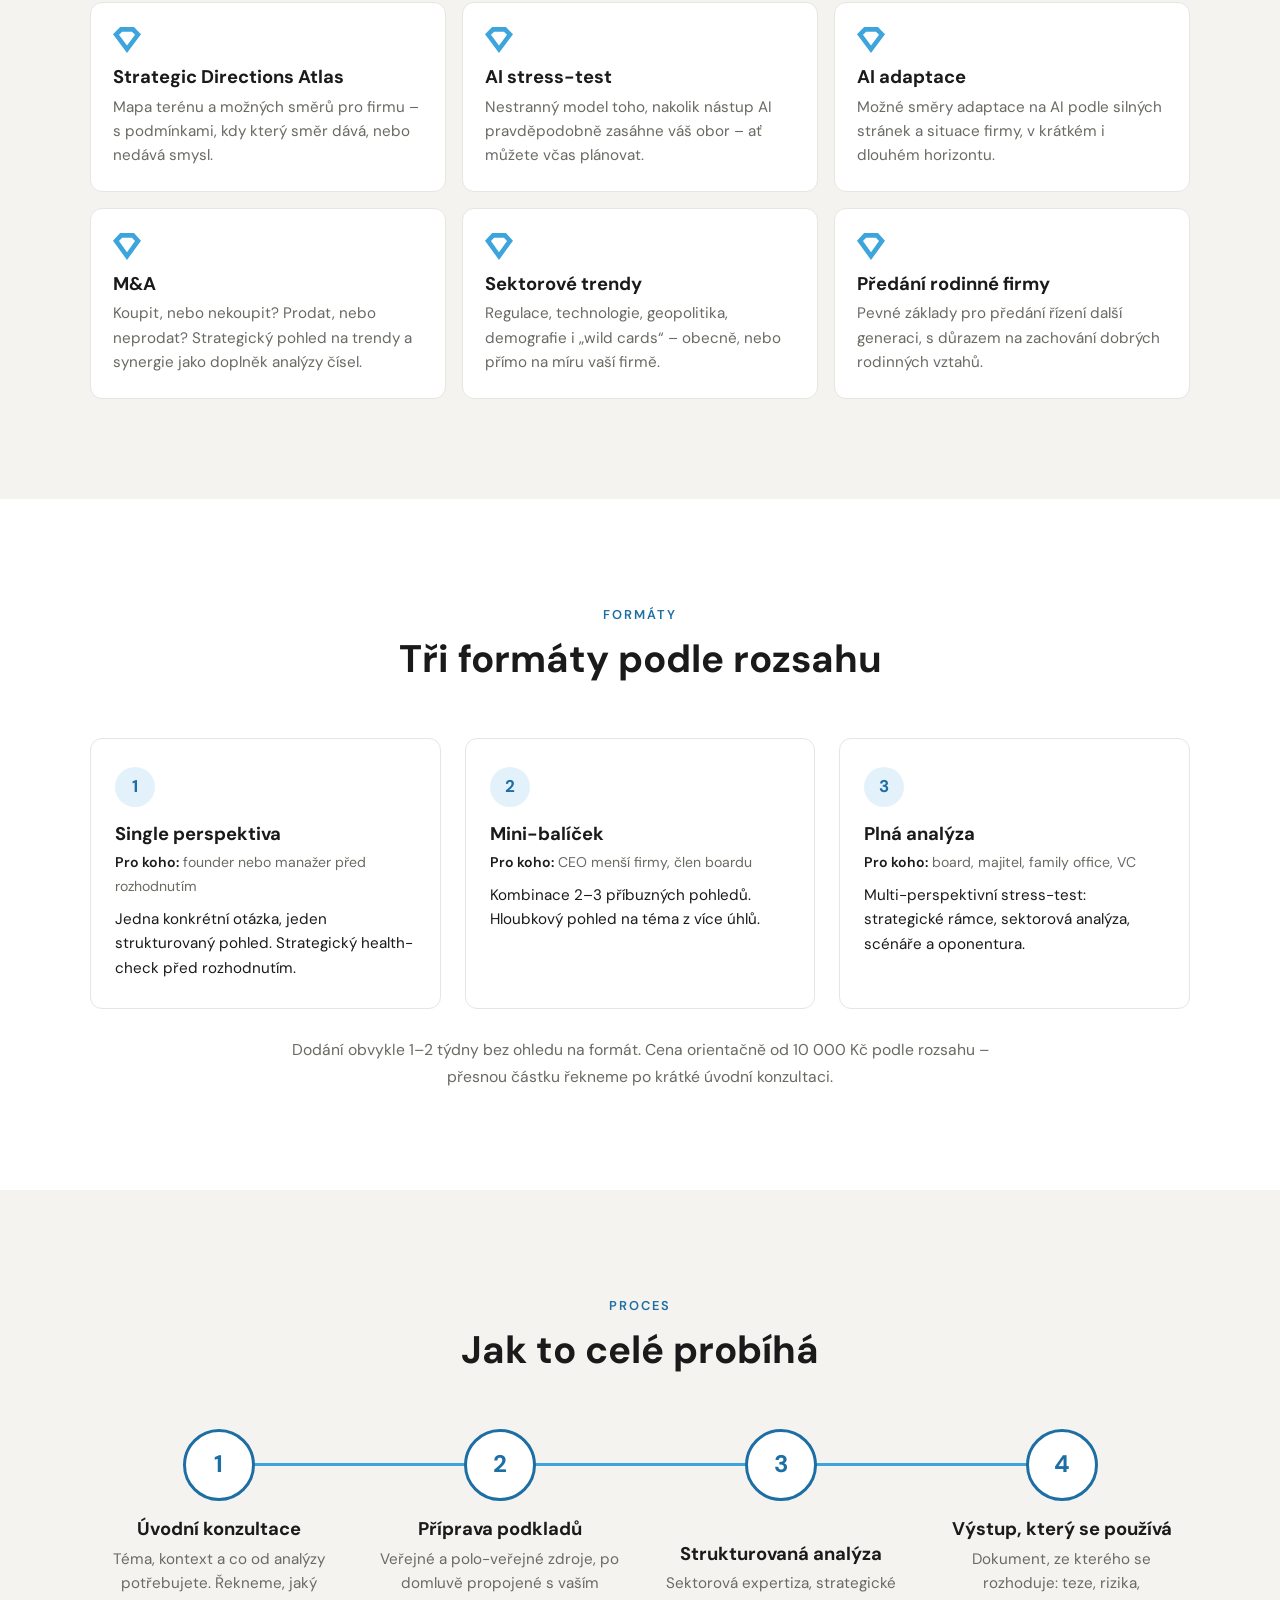
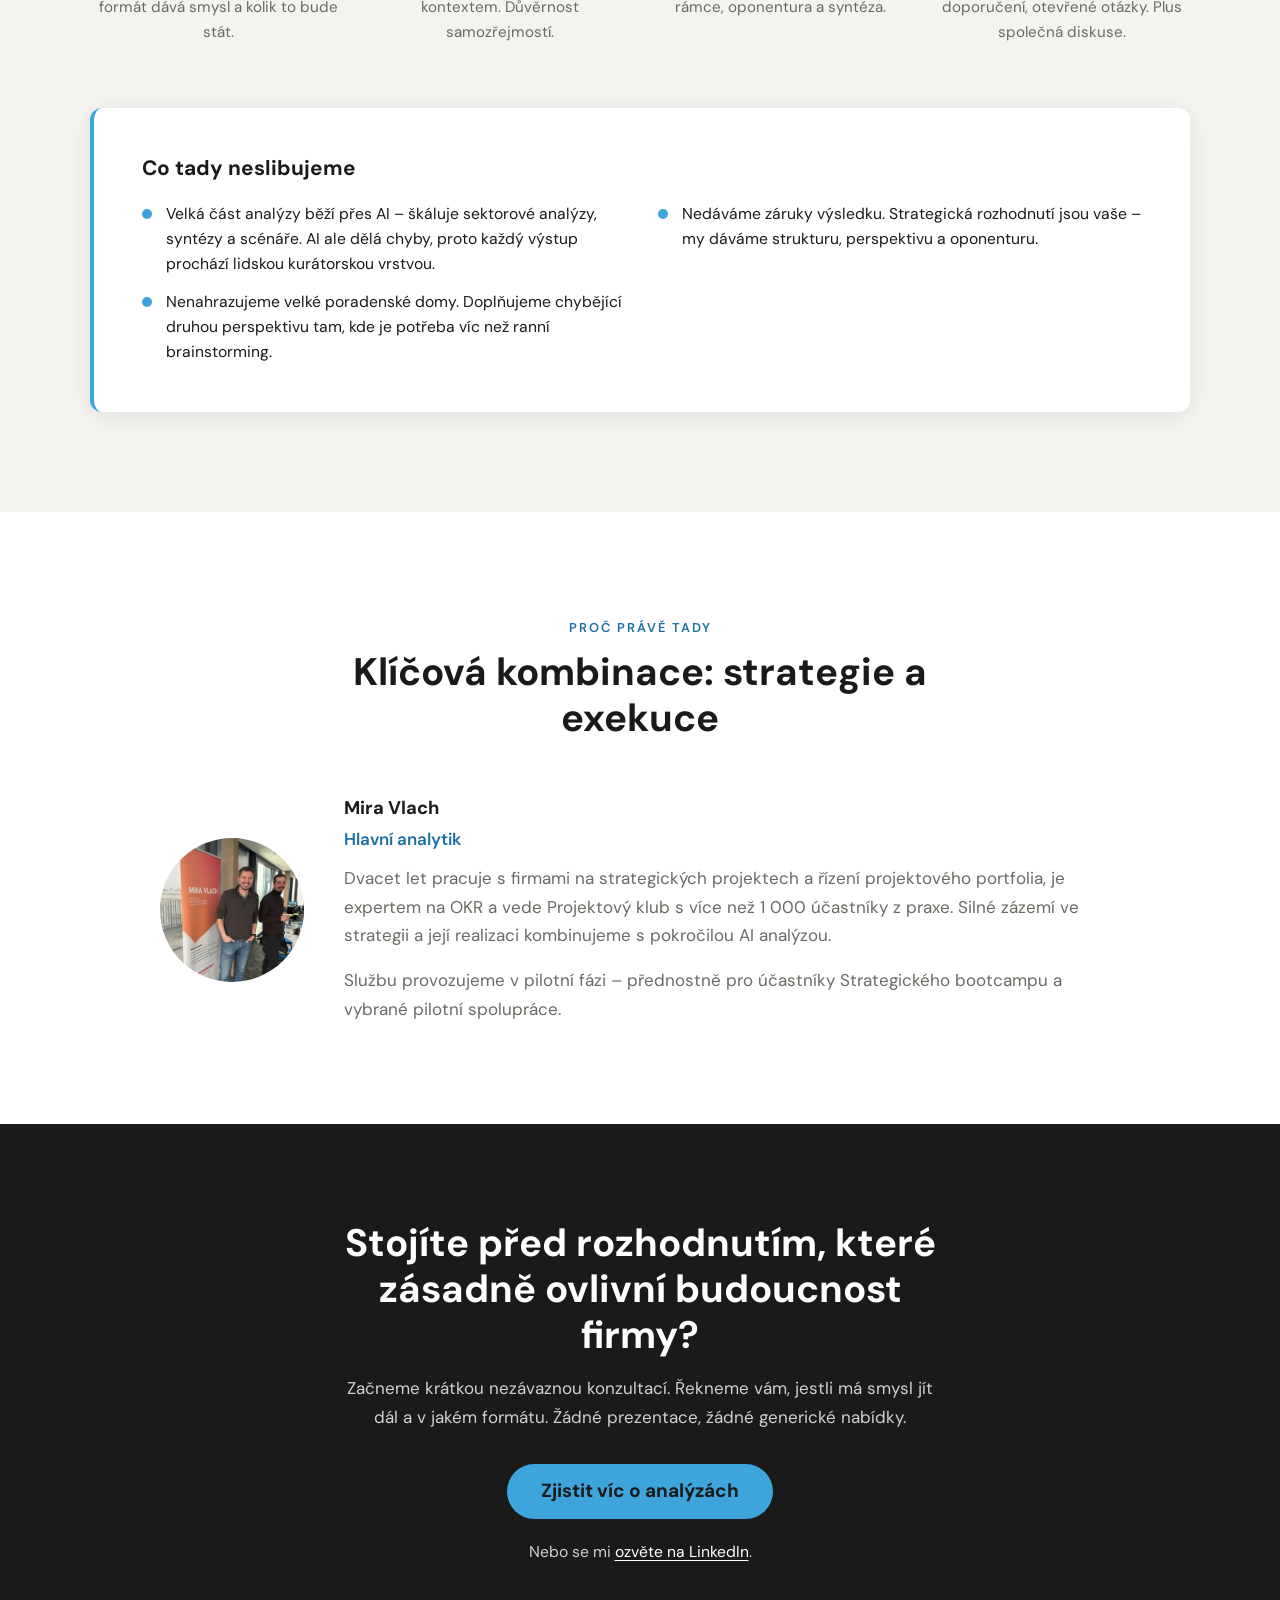
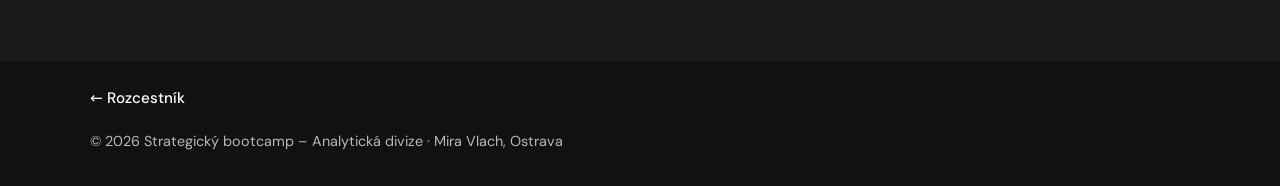
<file: lp/strategicke-analyzy.html>
<!doctype html>
<html lang="cs">
<head>
  <meta charset="utf-8">
  <meta name="viewport" content="width=device-width, initial-scale=1">
  <title>Strategické analýzy – Strategický bootcamp, Analytická divize</title>
  <meta name="description" content="Rychlé a nezávislé strategické analýzy před klíčovým rozhodnutím: akvizice, pivot, investice, nástup AI, nový trh. Dodání obvykle do 1–2 týdnů, orientačně od 10 000 Kč.">
  <meta name="theme-color" content="#f5f3ef">
  <meta property="og:type" content="website">
  <meta property="og:locale" content="cs_CZ">
  <meta property="og:site_name" content="Strategický bootcamp – Analytická divize">
  <meta property="og:title" content="Strategické analýzy – druhá perspektiva pro klíčová rozhodnutí">
  <meta property="og:description" content="Strukturovaný a nezávislý podklad před akvizicí, pivotem, investicí nebo vstupem na nový trh. Obvykle do 1–2 týdnů.">
  <meta property="og:url" content="https://pmandstrategy.github.io/like-it-hub-mvp/lp/strategicke-analyzy.html">
  <meta property="og:image" content="https://pmandstrategy.github.io/like-it-hub-mvp/assets/img/og/strategicke-analyzy.jpg">
  <meta property="og:image:width" content="1200">
  <meta property="og:image:height" content="630">
  <meta property="og:image:alt" content="Strategický bootcamp – Analytická divize: Druhá perspektiva pro klíčová strategická rozhodnutí.">
  <meta name="twitter:card" content="summary_large_image">
  <link rel="preload" href="../assets/fonts/dm-sans-latin.woff2" as="font" type="font/woff2" crossorigin>
  <link rel="stylesheet" href="../assets/css/sb.css">
  <link rel="stylesheet" href="../assets/css/qr.css">
</head>
<body class="analytics">
  <header class="topbar">
    <div class="container">
      <a class="back" href="../index.html">← Rozcestník</a>
      <img class="logo" src="../assets/img/sb/logo-analyticka-divize.webp" width="720" height="295" alt="Strategický bootcamp – Analytická divize">
    </div>
  </header>

  <main>
    <section class="hero hero--light" aria-labelledby="titulek">
      <div class="container">
        <div>
          <p class="eyebrow">Analytická divize</p>
          <h1 id="titulek">Druhá perspektiva pro klíčová strategická rozhodnutí.</h1>
          <p class="hero-sub">Akvizice. Pivot. Investice. Nástup AI. Vstup na nový trh. Prodej firmy. Rozhodnutí s klíčovým dopadem bývají nevratná – právě tehdy pomůže strukturovaný pohled, který proberete ve firmě dřív, než se zavážete.</p>
          <a class="btn" href="https://strategickybootcamp.cz/thinktank?utm_source=doporucovaci-hub&amp;utm_medium=lp&amp;utm_campaign=strategicke-analyzy">Zjistit víc o analýzách</a>
          <p class="hero-note"><a href="#qr">Ukázat QR kód</a> nebo se mi <a href="https://www.linkedin.com/in/miravlach/">ozvěte na LinkedIn</a>.</p>
        </div>
        <img class="hero-art" src="../assets/img/sb/diamant-7.svg" width="510" height="422" alt="">
      </div>
    </section>

    <section class="section" aria-labelledby="pro-koho">
      <div class="container">
        <div class="section-header">
          <p class="label">Pro koho</p>
          <h2 id="pro-koho">Pro koho to je</h2>
        </div>
        <div class="cards cards--4">
          <div class="card">
            <p class="card-role">CEO firmy</p>
            <p>Stojíte před rozhodnutím, které přesahuje běžnou operativu, a potřebujete pohled nezávislý na týmu i běžném poradenském okruhu.</p>
          </div>
          <div class="card">
            <p class="card-role">Vlastník, family office</p>
            <p>Generační přechod, prodej, investice. Strategická vrstva, kterou nedostanete od právníka ani auditora.</p>
          </div>
          <div class="card">
            <p class="card-role">Board, dozorčí rada</p>
            <p>Druhý pohled na záměr managementu. Strukturovaná oponentura připravená jako podklad na zasedání.</p>
          </div>
          <div class="card">
            <p class="card-role">Společníci ve firmě</p>
            <p>Pomůže sladit pohled na strategii a překlenout neshody o tom, kam firmu vést.</p>
          </div>
        </div>
      </div>
    </section>

    <section class="section section--light" aria-labelledby="typy">
      <div class="container">
        <div class="section-header">
          <p class="label">Co řešíme</p>
          <h2 id="typy">Časté typy analýz</h2>
        </div>
        <div class="cards cards--3">
          <div class="card">
            <img class="card-icon" src="../assets/img/sb/diamant.svg" width="290" height="275" alt="">
            <h3>Strategic Directions Atlas</h3>
            <p>Mapa terénu a možných směrů pro firmu – s podmínkami, kdy který směr dává, nebo nedává smysl.</p>
          </div>
          <div class="card">
            <img class="card-icon" src="../assets/img/sb/diamant.svg" width="290" height="275" alt="">
            <h3>AI stress-test</h3>
            <p>Nestranný model toho, nakolik nástup AI pravděpodobně zasáhne váš obor – ať můžete včas plánovat.</p>
          </div>
          <div class="card">
            <img class="card-icon" src="../assets/img/sb/diamant.svg" width="290" height="275" alt="">
            <h3>AI adaptace</h3>
            <p>Možné směry adaptace na AI podle silných stránek a situace firmy, v krátkém i dlouhém horizontu.</p>
          </div>
          <div class="card">
            <img class="card-icon" src="../assets/img/sb/diamant.svg" width="290" height="275" alt="">
            <h3>M&amp;A</h3>
            <p>Koupit, nebo nekoupit? Prodat, nebo neprodat? Strategický pohled na trendy a synergie jako doplněk analýzy čísel.</p>
          </div>
          <div class="card">
            <img class="card-icon" src="../assets/img/sb/diamant.svg" width="290" height="275" alt="">
            <h3>Sektorové trendy</h3>
            <p>Regulace, technologie, geopolitika, demografie i „wild cards“ – obecně, nebo přímo na míru vaší firmě.</p>
          </div>
          <div class="card">
            <img class="card-icon" src="../assets/img/sb/diamant.svg" width="290" height="275" alt="">
            <h3>Předání rodinné firmy</h3>
            <p>Pevné základy pro předání řízení další generaci, s důrazem na zachování dobrých rodinných vztahů.</p>
          </div>
        </div>
      </div>
    </section>

    <section class="section" aria-labelledby="formaty">
      <div class="container">
        <div class="section-header">
          <p class="label">Formáty</p>
          <h2 id="formaty">Tři formáty podle rozsahu</h2>
        </div>
        <ol class="formats">
          <li>
            <h3>Single perspektiva</h3>
            <p class="for"><strong>Pro koho:</strong> founder nebo manažer před rozhodnutím</p>
            <p>Jedna konkrétní otázka, jeden strukturovaný pohled. Strategický health-check před rozhodnutím.</p>
          </li>
          <li>
            <h3>Mini-balíček</h3>
            <p class="for"><strong>Pro koho:</strong> CEO menší firmy, člen boardu</p>
            <p>Kombinace 2–3 příbuzných pohledů. Hloubkový pohled na téma z více úhlů.</p>
          </li>
          <li>
            <h3>Plná analýza</h3>
            <p class="for"><strong>Pro koho:</strong> board, majitel, family office, VC</p>
            <p>Multi-perspektivní stress-test: strategické rámce, sektorová analýza, scénáře a oponentura.</p>
          </li>
        </ol>
        <p class="note">Dodání obvykle 1–2 týdny bez ohledu na formát. Cena orientačně od 10 000 Kč podle rozsahu – přesnou částku řekneme po krátké úvodní konzultaci.</p>
      </div>
    </section>

    <section class="section section--light" aria-labelledby="proces">
      <div class="container">
        <div class="section-header">
          <p class="label">Proces</p>
          <h2 id="proces">Jak to celé probíhá</h2>
        </div>
        <ol class="steps">
          <li><div><h3>Úvodní konzultace</h3><p>Téma, kontext a co od analýzy potřebujete. Řekneme, jaký formát dává smysl a kolik to bude stát.</p></div></li>
          <li><div><h3>Příprava podkladů</h3><p>Veřejné a polo-veřejné zdroje, po domluvě propojené s vaším kontextem. Důvěrnost samozřejmostí.</p></div></li>
          <li><div><h3>Strukturovaná analýza</h3><p>Sektorová expertiza, strategické rámce, oponentura a syntéza.</p></div></li>
          <li><div><h3>Výstup, který se používá</h3><p>Dokument, ze kterého se rozhoduje: teze, rizika, doporučení, otevřené otázky. Plus společná diskuse.</p></div></li>
        </ol>
        <div class="benefits">
          <h3>Co tady neslibujeme</h3>
          <ul class="dots">
            <li>Velká část analýzy běží přes AI – škáluje sektorové analýzy, syntézy a scénáře. AI ale dělá chyby, proto každý výstup prochází lidskou kurátorskou vrstvou.</li>
            <li>Nedáváme záruky výsledku. Strategická rozhodnutí jsou vaše – my dáváme strukturu, perspektivu a oponenturu.</li>
            <li>Nenahrazujeme velké poradenské domy. Doplňujeme chybějící druhou perspektivu tam, kde je potřeba víc než ranní brainstorming.</li>
          </ul>
        </div>
      </div>
    </section>

    <section class="section" aria-labelledby="proc">
      <div class="container">
        <div class="section-header">
          <p class="label">Proč právě tady</p>
          <h2 id="proc">Klíčová kombinace: strategie a exekuce</h2>
        </div>
        <div class="person">
          <img src="../assets/img/sb/mira-vlach.webp" width="360" height="360" loading="lazy" alt="Mira Vlach">
          <div>
            <h3>Mira Vlach</h3>
            <p class="role">Hlavní analytik</p>
            <p>Dvacet let pracuje s firmami na strategických projektech a řízení projektového portfolia, je expertem na OKR a vede Projektový klub s více než 1 000 účastníky z praxe. Silné zázemí ve strategii a její realizaci kombinujeme s pokročilou AI analýzou.</p>
            <p>Službu provozujeme v pilotní fázi – přednostně pro účastníky Strategického bootcampu a vybrané pilotní spolupráce.</p>
          </div>
        </div>
      </div>
    </section>

    <section class="cta-final" aria-labelledby="kontakt">
      <div class="container">
        <h2 id="kontakt">Stojíte před rozhodnutím, které zásadně ovlivní budoucnost firmy?</h2>
        <p>Začneme krátkou nezávaznou konzultací. Řekneme vám, jestli má smysl jít dál a v jakém formátu. Žádné prezentace, žádné generické nabídky.</p>
        <a class="btn btn--on-dark" href="https://strategickybootcamp.cz/thinktank?utm_source=doporucovaci-hub&amp;utm_medium=lp&amp;utm_campaign=strategicke-analyzy">Zjistit víc o analýzách</a>
        <p class="secondary">Nebo se mi <a href="https://www.linkedin.com/in/miravlach/">ozvěte na LinkedIn</a>.</p>
      </div>
    </section>
  </main>

  <footer class="site-footer">
    <div class="container">
      <a class="back" href="../index.html">← Rozcestník</a>
      <p>© 2026 Strategický bootcamp – Analytická divize · Mira Vlach, Ostrava</p>
    </div>
  </footer>
  <a class="qr-fab" href="#qr" aria-label="Ukázat QR kód na strategickybootcamp.cz/thinktank"><svg viewBox="0 0 24 24" aria-hidden="true" focusable="false"><path fill="currentColor" d="M3 3h8v8H3V3zm2 2v4h4V5H5zm8-2h8v8h-8V3zm2 2v4h4V5h-4zM3 13h8v8H3v-8zm2 2v4h4v-4H5zm8-2h3v3h-3v-3zm5 0h3v3h-3v-3zm-5 5h3v3h-3v-3zm5 0h3v3h-3v-3z"/></svg>QR</a>
  <div class="qr-overlay" id="qr">
    <p class="qr-hint">Naskenujte fotoaparátem telefonu</p>
    <img src="../assets/qr/strategicke-analyzy.svg" width="200" height="200" alt="QR kód odkazující na strategickybootcamp.cz/thinktank">
    <p class="qr-url"><a href="https://strategickybootcamp.cz/thinktank?utm_source=doporucovaci-hub&amp;utm_medium=lp&amp;utm_campaign=strategicke-analyzy">strategickybootcamp.cz/thinktank</a></p>
    <a class="qr-close" href="#zavrit">Zavřít</a>
  </div>
</body>
</html>
</file>
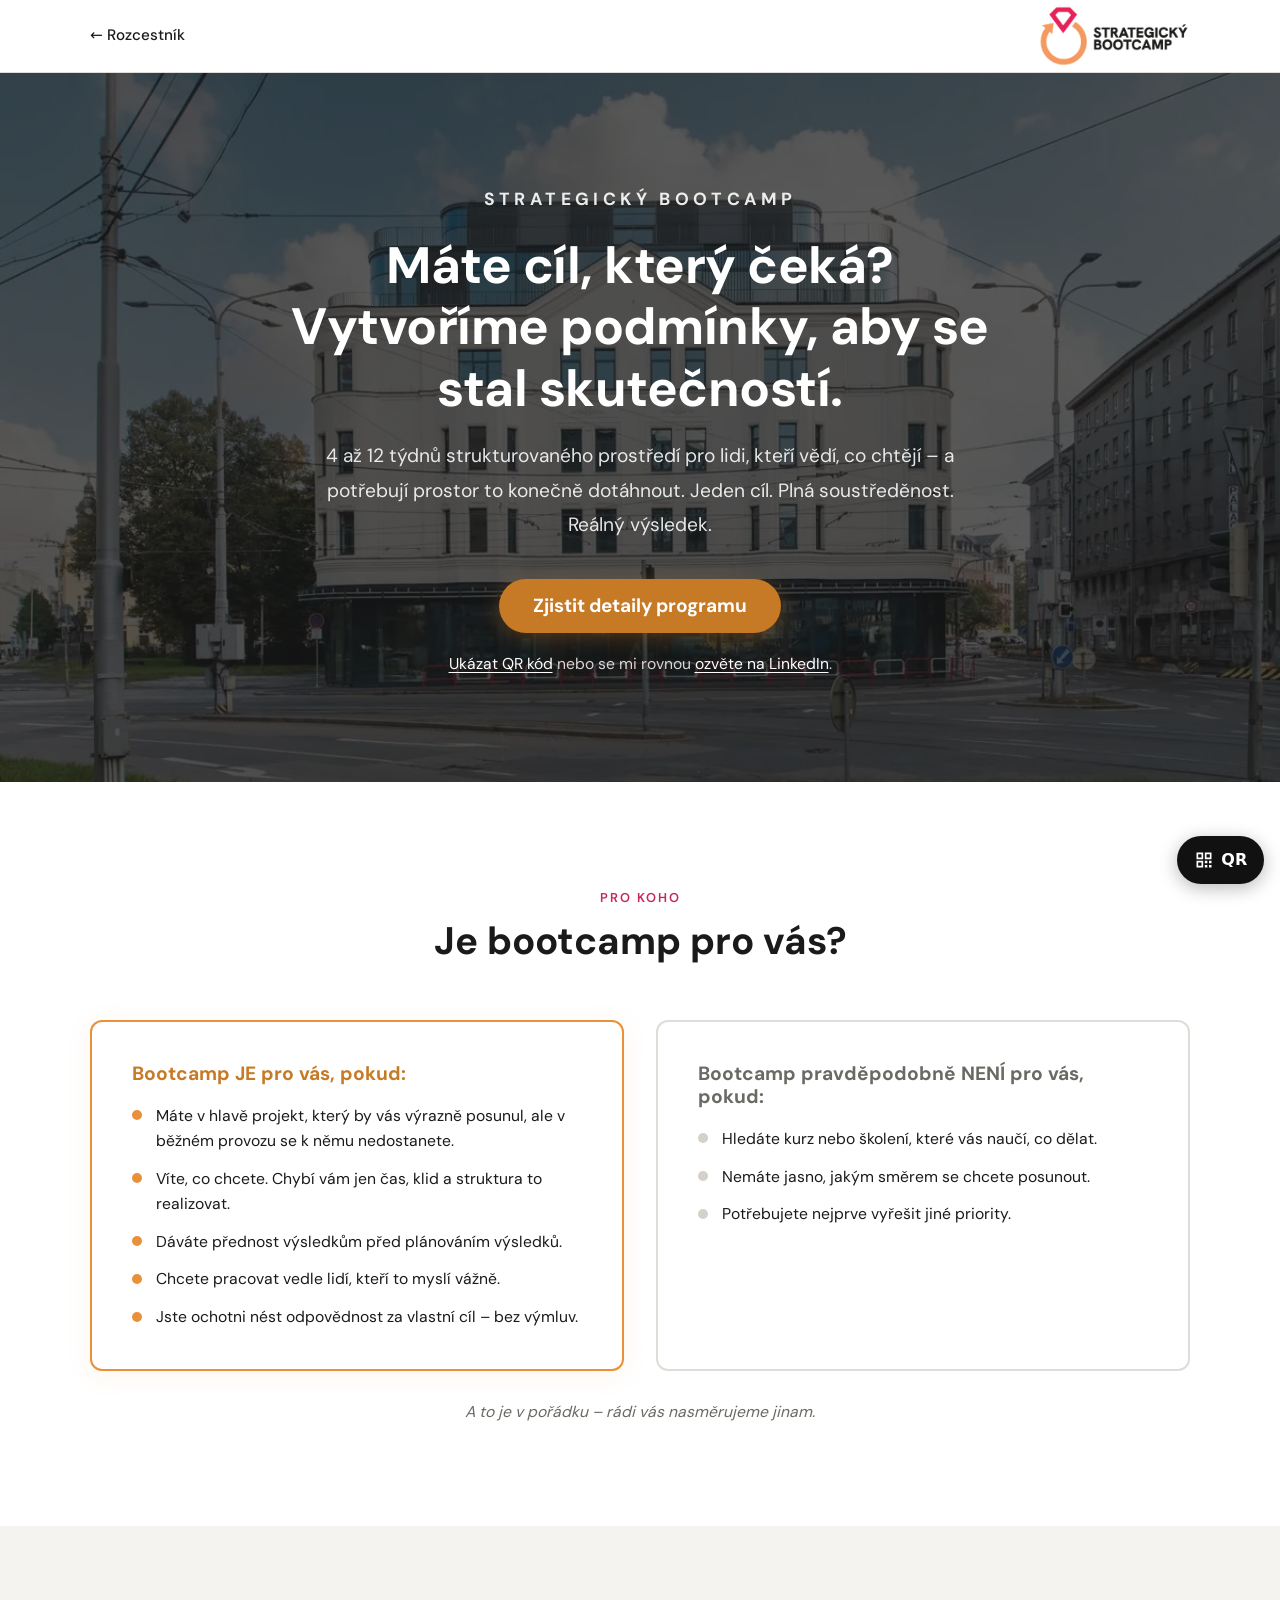
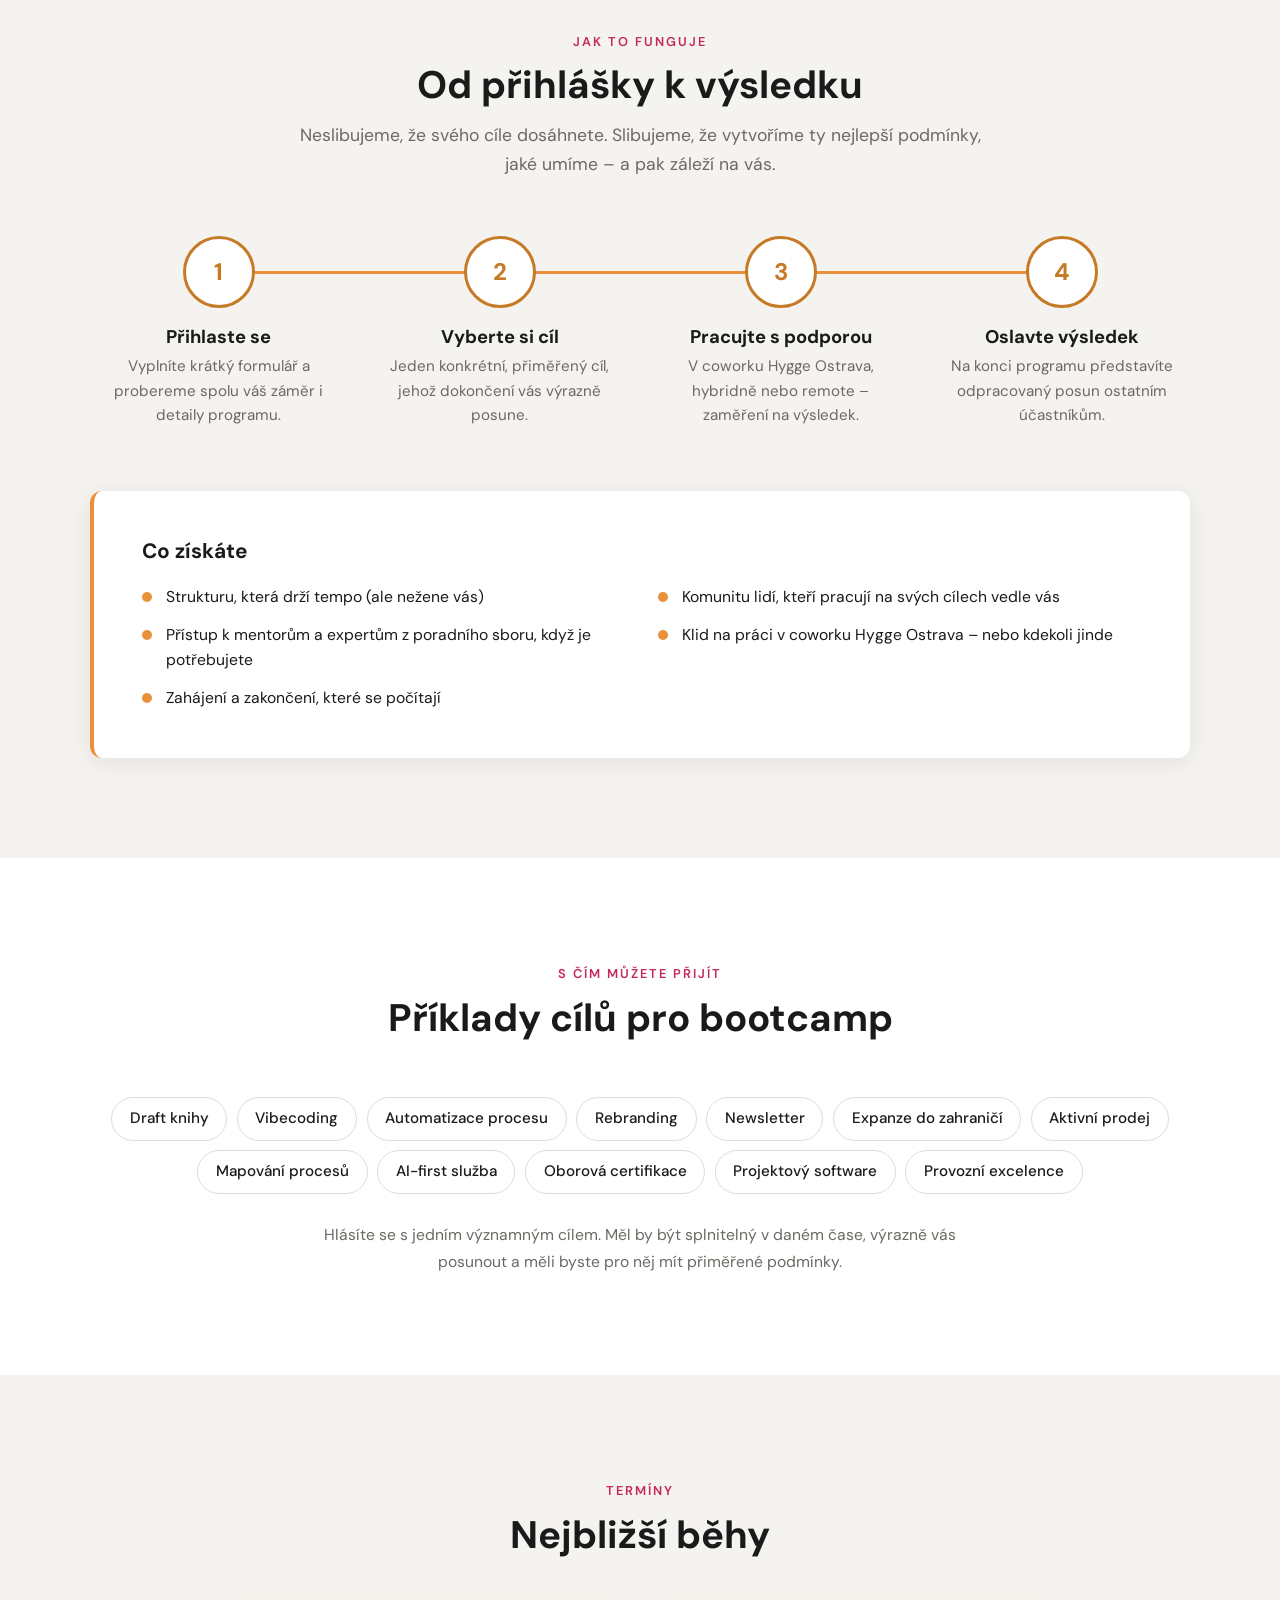
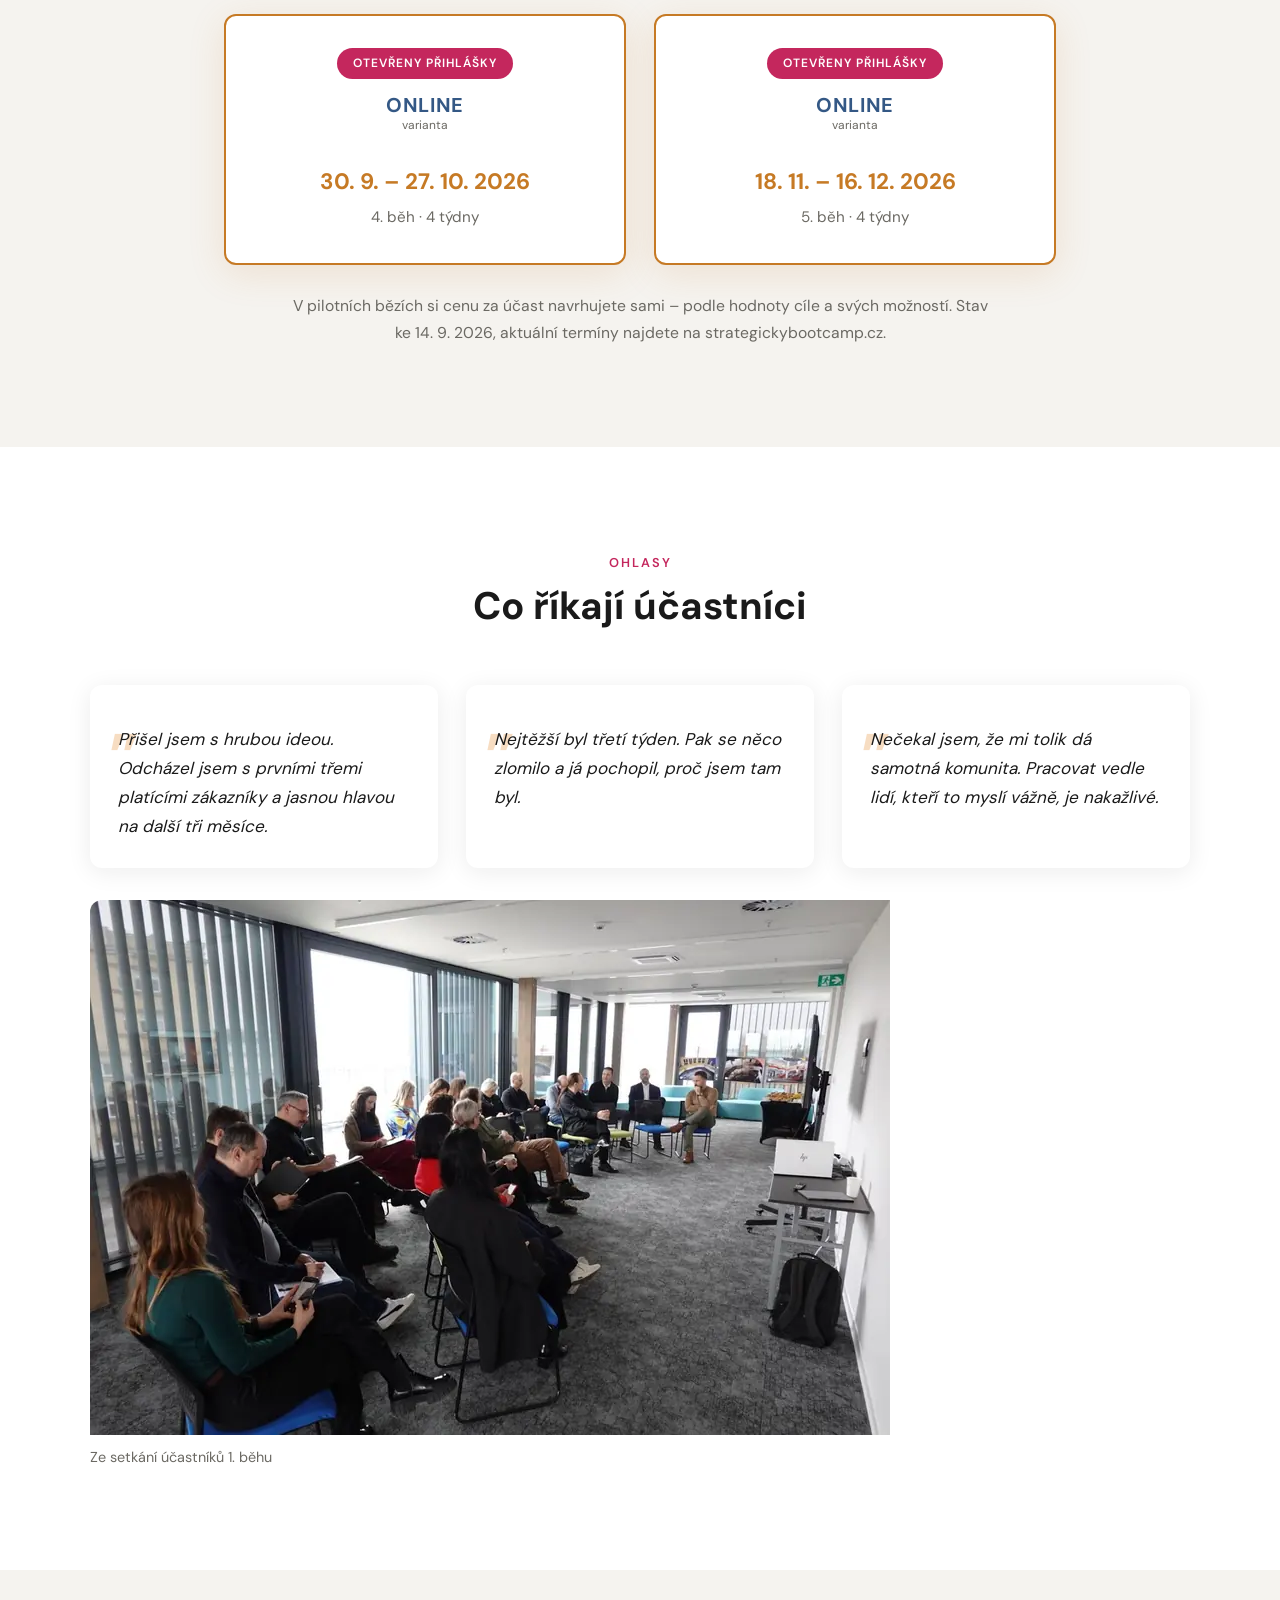
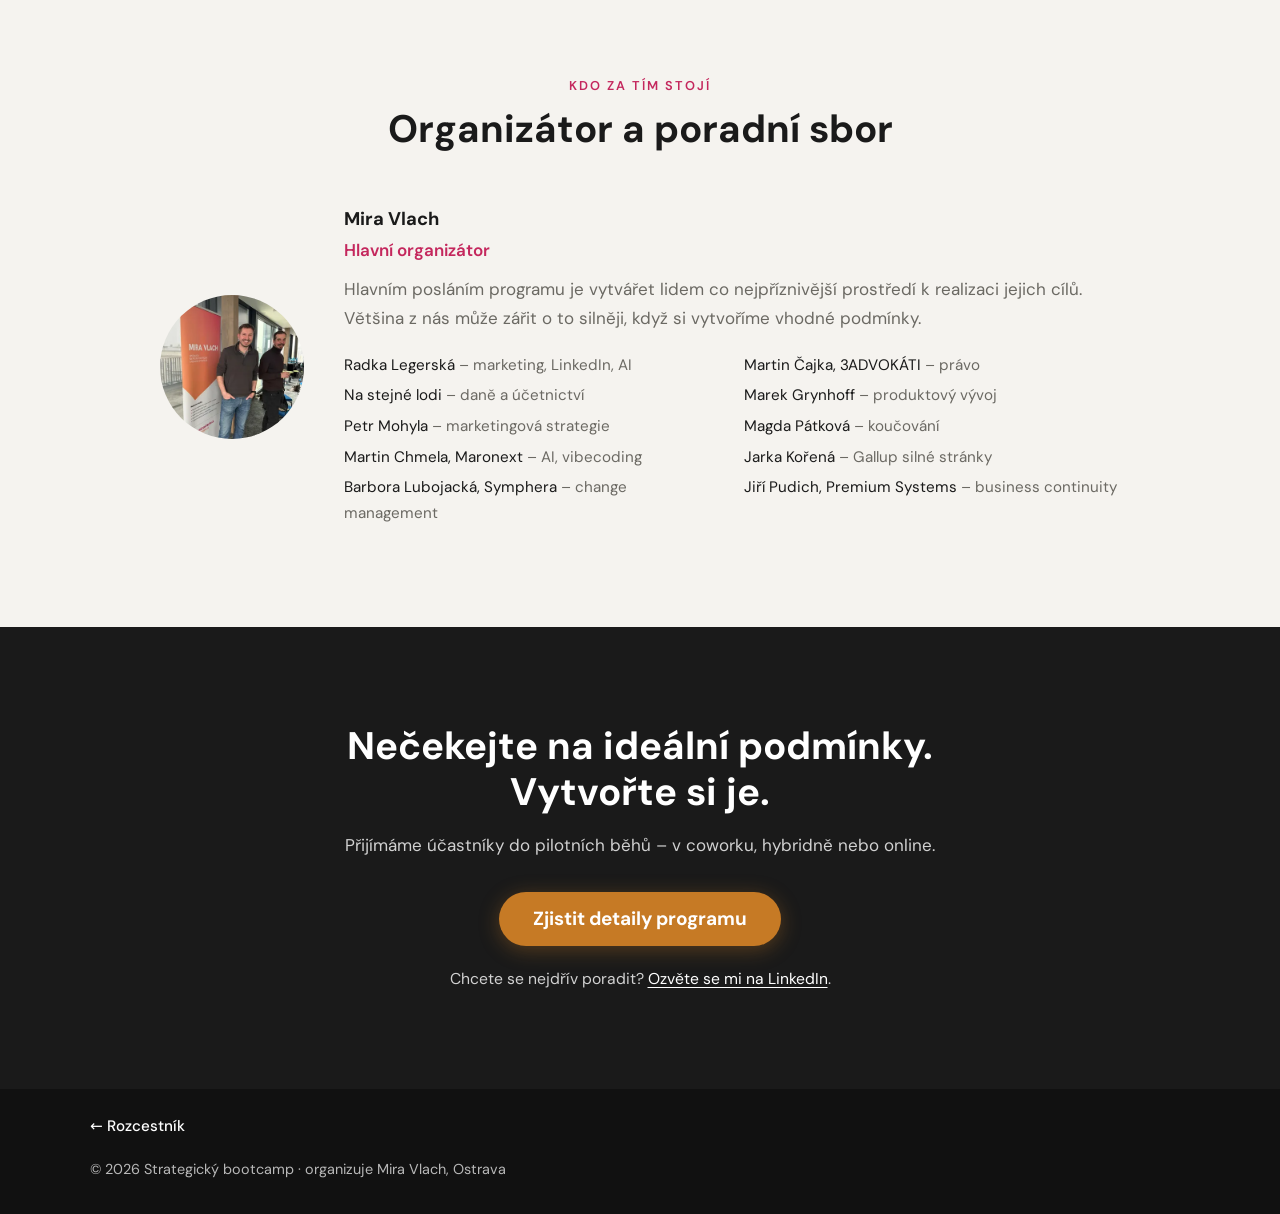
<file: lp/strategicky-bootcamp.html>
<!doctype html>
<html lang="cs">
<head>
  <meta charset="utf-8">
  <meta name="viewport" content="width=device-width, initial-scale=1">
  <title>Strategický bootcamp – jeden cíl, plná soustředěnost, reálný výsledek</title>
  <meta name="description" content="4 až 12 týdnů strukturovaného prostředí pro lídry a podnikatele, kteří vědí, co chtějí – a potřebují prostor to dotáhnout. Poradní sbor specialistů, Ostrava, hybridně i online.">
  <meta name="theme-color" content="#1a1a1a">
  <meta property="og:type" content="website">
  <meta property="og:locale" content="cs_CZ">
  <meta property="og:site_name" content="Strategický bootcamp">
  <meta property="og:title" content="Strategický bootcamp – jeden cíl, plná soustředěnost, reálný výsledek">
  <meta property="og:description" content="4 až 12 týdnů strukturovaného prostředí pro lidi, kteří vědí, co chtějí – a potřebují prostor to konečně dotáhnout.">
  <meta property="og:url" content="https://pmandstrategy.github.io/like-it-hub-mvp/lp/strategicky-bootcamp.html">
  <meta property="og:image" content="https://pmandstrategy.github.io/like-it-hub-mvp/assets/img/og/strategicky-bootcamp.jpg">
  <meta property="og:image:width" content="1200">
  <meta property="og:image:height" content="630">
  <meta property="og:image:alt" content="Strategický bootcamp: Jeden cíl. Plná soustředěnost. Reálný výsledek.">
  <meta name="twitter:card" content="summary_large_image">
  <link rel="preload" href="../assets/fonts/dm-sans-latin.woff2" as="font" type="font/woff2" crossorigin>
  <link rel="stylesheet" href="../assets/css/sb.css">
  <link rel="stylesheet" href="../assets/css/qr.css">
</head>
<body>
  <header class="topbar">
    <div class="container">
      <a class="back" href="../index.html">← Rozcestník</a>
      <img class="logo" src="../assets/img/sb/logo-strategicky-bootcamp.webp" width="720" height="295" alt="Strategický bootcamp">
    </div>
  </header>

  <main>
    <section class="hero" aria-labelledby="titulek">
      <div class="hero-bg">
        <img src="../assets/img/sb/budova-800.webp"
             srcset="../assets/img/sb/budova-800.webp 800w, ../assets/img/sb/budova-1200.webp 1200w"
             sizes="100vw" width="1200" height="799" fetchpriority="high" alt="">
      </div>
      <div class="container">
        <p class="hero-brand">Strategický bootcamp</p>
        <h1 id="titulek">Máte cíl, který čeká? Vytvoříme podmínky, aby se stal skutečností.</h1>
        <p class="hero-sub">4 až 12 týdnů strukturovaného prostředí pro lidi, kteří vědí, co chtějí – a potřebují prostor to konečně dotáhnout. Jeden cíl. Plná soustředěnost. Reálný výsledek.</p>
        <a class="btn" href="https://strategickybootcamp.cz/?utm_source=doporucovaci-hub&amp;utm_medium=lp&amp;utm_campaign=strategicky-bootcamp">Zjistit detaily programu</a>
        <p class="hero-note"><a href="#qr">Ukázat QR kód</a> nebo se mi rovnou <a href="https://www.linkedin.com/in/miravlach/">ozvěte na LinkedIn</a>.</p>
      </div>
    </section>

    <section class="section" aria-labelledby="pro-koho">
      <div class="container">
        <div class="section-header">
          <p class="label">Pro koho</p>
          <h2 id="pro-koho">Je bootcamp pro vás?</h2>
        </div>
        <div class="filters">
          <div class="filter filter--yes">
            <h3>Bootcamp JE pro vás, pokud:</h3>
            <ul class="dots">
              <li>Máte v hlavě projekt, který by vás výrazně posunul, ale v běžném provozu se k němu nedostanete.</li>
              <li>Víte, co chcete. Chybí vám jen čas, klid a struktura to realizovat.</li>
              <li>Dáváte přednost výsledkům před plánováním výsledků.</li>
              <li>Chcete pracovat vedle lidí, kteří to myslí vážně.</li>
              <li>Jste ochotni nést odpovědnost za vlastní cíl – bez výmluv.</li>
            </ul>
          </div>
          <div class="filter filter--no">
            <h3>Bootcamp pravděpodobně NENÍ pro vás, pokud:</h3>
            <ul class="dots">
              <li>Hledáte kurz nebo školení, které vás naučí, co dělat.</li>
              <li>Nemáte jasno, jakým směrem se chcete posunout.</li>
              <li>Potřebujete nejprve vyřešit jiné priority.</li>
            </ul>
          </div>
        </div>
        <p class="note"><em>A to je v pořádku – rádi vás nasměrujeme jinam.</em></p>
      </div>
    </section>

    <section class="section section--light" aria-labelledby="jak">
      <div class="container">
        <div class="section-header">
          <p class="label">Jak to funguje</p>
          <h2 id="jak">Od přihlášky k výsledku</h2>
          <p class="subtitle">Neslibujeme, že svého cíle dosáhnete. Slibujeme, že vytvoříme ty nejlepší podmínky, jaké umíme – a pak záleží na vás.</p>
        </div>
        <ol class="steps">
          <li><div><h3>Přihlaste se</h3><p>Vyplníte krátký formulář a probereme spolu váš záměr i detaily programu.</p></div></li>
          <li><div><h3>Vyberte si cíl</h3><p>Jeden konkrétní, přiměřený cíl, jehož dokončení vás výrazně posune.</p></div></li>
          <li><div><h3>Pracujte s podporou</h3><p>V coworku Hygge Ostrava, hybridně nebo remote – zaměření na výsledek.</p></div></li>
          <li><div><h3>Oslavte výsledek</h3><p>Na konci programu představíte odpracovaný posun ostatním účastníkům.</p></div></li>
        </ol>
        <div class="benefits">
          <h3>Co získáte</h3>
          <ul class="dots">
            <li>Strukturu, která drží tempo (ale nežene vás)</li>
            <li>Komunitu lidí, kteří pracují na svých cílech vedle vás</li>
            <li>Přístup k mentorům a expertům z poradního sboru, když je potřebujete</li>
            <li>Klid na práci v coworku Hygge Ostrava – nebo kdekoli jinde</li>
            <li>Zahájení a zakončení, které se počítají</li>
          </ul>
        </div>
      </div>
    </section>

    <section class="section" aria-labelledby="cile">
      <div class="container">
        <div class="section-header">
          <p class="label">S čím můžete přijít</p>
          <h2 id="cile">Příklady cílů pro bootcamp</h2>
        </div>
        <ul class="tags">
          <li>Draft knihy</li>
          <li>Vibecoding</li>
          <li>Automatizace procesu</li>
          <li>Rebranding</li>
          <li>Newsletter</li>
          <li>Expanze do zahraničí</li>
          <li>Aktivní prodej</li>
          <li>Mapování procesů</li>
          <li>AI-first služba</li>
          <li>Oborová certifikace</li>
          <li>Projektový software</li>
          <li>Provozní excelence</li>
        </ul>
        <p class="note">Hlásíte se s jedním významným cílem. Měl by být splnitelný v daném čase, výrazně vás posunout a měli byste pro něj mít přiměřené podmínky.</p>
      </div>
    </section>

    <section class="section section--light" aria-labelledby="terminy">
      <div class="container">
        <div class="section-header">
          <p class="label">Termíny</p>
          <h2 id="terminy">Nejbližší běhy</h2>
        </div>
        <div class="terms">
          <div class="term term--open">
            <span class="badge">Otevřeny přihlášky</span>
            <p class="term-variant">Online <span>varianta</span></p>
            <p class="term-dates">30. 9. – 27. 10. 2026</p>
            <p class="term-info">4. běh · 4 týdny</p>
          </div>
          <div class="term term--open">
            <span class="badge">Otevřeny přihlášky</span>
            <p class="term-variant">Online <span>varianta</span></p>
            <p class="term-dates">18. 11. – 16. 12. 2026</p>
            <p class="term-info">5. běh · 4 týdny</p>
          </div>
        </div>
        <p class="note">V pilotních bězích si cenu za účast navrhujete sami – podle hodnoty cíle a svých možností. Stav ke 14. 9. 2026, aktuální termíny najdete na strategickybootcamp.cz.</p>
      </div>
    </section>

    <section class="section" aria-labelledby="ohlasy">
      <div class="container">
        <div class="section-header">
          <p class="label">Ohlasy</p>
          <h2 id="ohlasy">Co říkají účastníci</h2>
        </div>
        <div class="quotes">
          <figure class="quote"><p>Přišel jsem s hrubou ideou. Odcházel jsem s prvními třemi platícími zákazníky a jasnou hlavou na další tři měsíce.</p></figure>
          <figure class="quote"><p>Nejtěžší byl třetí týden. Pak se něco zlomilo a já pochopil, proč jsem tam byl.</p></figure>
          <figure class="quote"><p>Nečekal jsem, že mi tolik dá samotná komunita. Pracovat vedle lidí, kteří to myslí vážně, je nakažlivé.</p></figure>
        </div>
        <figure class="photo">
          <img src="../assets/img/sb/setkani-ucastniku.webp" width="800" height="535" loading="lazy" alt="Účastníci Strategického bootcampu u společného stolu">
          <figcaption>Ze setkání účastníků 1. běhu</figcaption>
        </figure>
      </div>
    </section>

    <section class="section section--light" aria-labelledby="kdo">
      <div class="container">
        <div class="section-header">
          <p class="label">Kdo za tím stojí</p>
          <h2 id="kdo">Organizátor a poradní sbor</h2>
        </div>
        <div class="person">
          <img src="../assets/img/sb/mira-vlach.webp" width="360" height="360" loading="lazy" alt="Mira Vlach">
          <div>
            <h3>Mira Vlach</h3>
            <p class="role">Hlavní organizátor</p>
            <p>Hlavním posláním programu je vytvářet lidem co nejpříznivější prostředí k realizaci jejich cílů. Většina z nás může zářit o to silněji, když si vytvoříme vhodné podmínky.</p>
            <ul class="board" aria-label="Poradní sbor">
              <li>Radka Legerská <span>– marketing, LinkedIn, AI</span></li>
              <li>Martin Čajka, 3ADVOKÁTI <span>– právo</span></li>
              <li>Na stejné lodi <span>– daně a účetnictví</span></li>
              <li>Marek Grynhoff <span>– produktový vývoj</span></li>
              <li>Petr Mohyla <span>– marketingová strategie</span></li>
              <li>Magda Pátková <span>– koučování</span></li>
              <li>Martin Chmela, Maronext <span>– AI, vibecoding</span></li>
              <li>Jarka Kořená <span>– Gallup silné stránky</span></li>
              <li>Barbora Lubojacká, Symphera <span>– change management</span></li>
              <li>Jiří Pudich, Premium Systems <span>– business continuity</span></li>
            </ul>
          </div>
        </div>
      </div>
    </section>

    <section class="cta-final" aria-labelledby="pripojte-se">
      <div class="container">
        <h2 id="pripojte-se">Nečekejte na ideální podmínky. Vytvořte si je.</h2>
        <p>Přijímáme účastníky do pilotních běhů – v coworku, hybridně nebo online.</p>
        <a class="btn" href="https://strategickybootcamp.cz/?utm_source=doporucovaci-hub&amp;utm_medium=lp&amp;utm_campaign=strategicky-bootcamp">Zjistit detaily programu</a>
        <p class="secondary">Chcete se nejdřív poradit? <a href="https://www.linkedin.com/in/miravlach/">Ozvěte se mi na LinkedIn</a>.</p>
      </div>
    </section>
  </main>

  <footer class="site-footer">
    <div class="container">
      <a class="back" href="../index.html">← Rozcestník</a>
      <p>© 2026 Strategický bootcamp · organizuje Mira Vlach, Ostrava</p>
    </div>
  </footer>
  <a class="qr-fab" href="#qr" aria-label="Ukázat QR kód na strategickybootcamp.cz"><svg viewBox="0 0 24 24" aria-hidden="true" focusable="false"><path fill="currentColor" d="M3 3h8v8H3V3zm2 2v4h4V5H5zm8-2h8v8h-8V3zm2 2v4h4V5h-4zM3 13h8v8H3v-8zm2 2v4h4v-4H5zm8-2h3v3h-3v-3zm5 0h3v3h-3v-3zm-5 5h3v3h-3v-3zm5 0h3v3h-3v-3z"/></svg>QR</a>
  <div class="qr-overlay" id="qr">
    <p class="qr-hint">Naskenujte fotoaparátem telefonu</p>
    <img src="../assets/qr/strategicky-bootcamp.svg" width="200" height="200" alt="QR kód odkazující na strategickybootcamp.cz">
    <p class="qr-url"><a href="https://strategickybootcamp.cz/?utm_source=doporucovaci-hub&amp;utm_medium=lp&amp;utm_campaign=strategicky-bootcamp">strategickybootcamp.cz</a></p>
    <a class="qr-close" href="#zavrit">Zavřít</a>
  </div>
</body>
</html>
</file>
<file: assets/css/hub.css>
/* Rozcestník – neutrální, bez brandu. Systémové písmo, žádné externí zdroje. */
:root {
  --bg: #f1f2f4;
  --surface: #ffffff;
  --text: #16181d;
  --muted: #555b66;
  --line: #d9dce1;
  --line-strong: #9aa0a9;
  --focus: #1a5fd6;
  color-scheme: light dark;
}

@media (prefers-color-scheme: dark) {
  :root {
    --bg: #111214;
    --surface: #1c1d21;
    --text: #eceef1;
    --muted: #a6abb4;
    --line: #2e3036;
    --line-strong: #5b5f68;
    --focus: #7fb0ff;
  }
}

*, *::before, *::after { box-sizing: border-box; }

html { -webkit-text-size-adjust: 100%; }

body {
  margin: 0;
  background: var(--bg);
  color: var(--text);
  font-family: system-ui, -apple-system, "Segoe UI", Roboto, "Helvetica Neue", Arial, sans-serif;
  font-size: 1rem;
  line-height: 1.45;
}

.wrap {
  max-width: 34rem;
  margin: 0 auto;
  padding: clamp(1.5rem, 6vw, 3.5rem) 1rem 2rem;
}

header { margin-bottom: 1.75rem; }

h1 {
  margin: 0 0 .4rem;
  font-size: clamp(1.9rem, 8vw, 2.5rem);
  line-height: 1.1;
  letter-spacing: -.02em;
  font-weight: 700;
}

.lead {
  margin: 0;
  color: var(--muted);
  max-width: 30rem;
}

section + section { margin-top: 1.75rem; }

h2 {
  margin: 0 0 .6rem;
  font-size: .95rem;
  font-weight: 600;
  color: var(--muted);
}

.list {
  list-style: none;
  margin: 0;
  padding: 0;
  display: grid;
  gap: .5rem;
}

.card {
  display: block;
  min-height: 4.5rem;
  padding: .9rem 1rem;
  background: var(--surface);
  border: 1px solid var(--line);
  border-radius: 10px;
  color: inherit;
  text-decoration: none;
  -webkit-tap-highlight-color: transparent;
}

.card:hover { border-color: var(--line-strong); }

.card:active { transform: scale(.99); }

.card:focus-visible {
  outline: 3px solid var(--focus);
  outline-offset: 2px;
}

.card strong {
  display: block;
  font-size: 1.08rem;
  font-weight: 650;
  line-height: 1.25;
}

.card span {
  display: block;
  margin-top: .2rem;
  font-size: .94rem;
  color: var(--muted);
}

/* Tip od partnera je vizuálně oddělený jen tečkovaným okrajem – bez brandu. */
.card--tip { border-style: dashed; }

footer {
  margin-top: 2rem;
  font-size: .85rem;
  color: var(--muted);
}

@media (prefers-reduced-motion: reduce) {
  .card:active { transform: none; }
}
</file>
<file: assets/css/mv.css>
/* Mira Vlach – společný styl tří LP služeb (brand dle mv-luckyshot2).
   Fonty self-hosted: Hanken Grotesk (text), Barlow Condensed Italic (akcenty). */

@font-face { font-family: "Hanken Grotesk"; font-style: normal; font-weight: 400; font-display: swap;
  src: url("../fonts/hanken-grotesk-latin-ext-400-normal.woff2") format("woff2");
  unicode-range: U+0100-02BA, U+02BD-02C5, U+02C7-02CC, U+02CE-02D7, U+02DD-02FF, U+0304, U+0308, U+0329, U+1D00-1DBF, U+1E00-1E9F, U+1EF2-1EFF, U+2020, U+20A0-20AB, U+20AD-20C0, U+2113, U+2C60-2C7F, U+A720-A7FF; }
@font-face { font-family: "Hanken Grotesk"; font-style: normal; font-weight: 400; font-display: swap;
  src: url("../fonts/hanken-grotesk-latin-400-normal.woff2") format("woff2");
  unicode-range: U+0000-00FF, U+0131, U+0152-0153, U+02BB-02BC, U+02C6, U+02DA, U+02DC, U+0304, U+0308, U+0329, U+2000-206F, U+20AC, U+2122, U+2191, U+2193, U+2212, U+2215, U+FEFF, U+FFFD; }
@font-face { font-family: "Hanken Grotesk"; font-style: normal; font-weight: 700; font-display: swap;
  src: url("../fonts/hanken-grotesk-latin-ext-700-normal.woff2") format("woff2");
  unicode-range: U+0100-02BA, U+02BD-02C5, U+02C7-02CC, U+02CE-02D7, U+02DD-02FF, U+0304, U+0308, U+0329, U+1D00-1DBF, U+1E00-1E9F, U+1EF2-1EFF, U+2020, U+20A0-20AB, U+20AD-20C0, U+2113, U+2C60-2C7F, U+A720-A7FF; }
@font-face { font-family: "Hanken Grotesk"; font-style: normal; font-weight: 700; font-display: swap;
  src: url("../fonts/hanken-grotesk-latin-700-normal.woff2") format("woff2");
  unicode-range: U+0000-00FF, U+0131, U+0152-0153, U+02BB-02BC, U+02C6, U+02DA, U+02DC, U+0304, U+0308, U+0329, U+2000-206F, U+20AC, U+2122, U+2191, U+2193, U+2212, U+2215, U+FEFF, U+FFFD; }
@font-face { font-family: "Barlow Condensed"; font-style: italic; font-weight: 700; font-display: swap;
  src: url("../fonts/barlow-condensed-latin-ext-700-italic.woff2") format("woff2");
  unicode-range: U+0100-02BA, U+02BD-02C5, U+02C7-02CC, U+02CE-02D7, U+02DD-02FF, U+0304, U+0308, U+0329, U+1D00-1DBF, U+1E00-1E9F, U+1EF2-1EFF, U+2020, U+20A0-20AB, U+20AD-20C0, U+2113, U+2C60-2C7F, U+A720-A7FF; }
@font-face { font-family: "Barlow Condensed"; font-style: italic; font-weight: 700; font-display: swap;
  src: url("../fonts/barlow-condensed-latin-700-italic.woff2") format("woff2");
  unicode-range: U+0000-00FF, U+0131, U+0152-0153, U+02BB-02BC, U+02C6, U+02DA, U+02DC, U+0304, U+0308, U+0329, U+2000-206F, U+20AC, U+2122, U+2191, U+2193, U+2212, U+2215, U+FEFF, U+FFFD; }

:root {
  --dark: #131118;
  --orange: #f3995e;
  --orange-hover: #f7b687;
  --pink: #e62358;
  --pink-text: #c81a4a;   /* tmavší varianta pro malý text na bílé (kontrast ≥ 5:1) */
  --navy: #030d57;
  --gray: #f2f2f3;
  --text: #15141a;
  --muted: #4d4c57;
  --line: #deDDe3;
  --on-dark: #d6d5dc;
  --font: "Hanken Grotesk", "Helvetica Neue", Arial, sans-serif;
  --display: "Barlow Condensed", "Arial Narrow", sans-serif;
}

*, *::before, *::after { box-sizing: border-box; }
html { -webkit-text-size-adjust: 100%; }
img { max-width: 100%; height: auto; display: block; }

body {
  margin: 0;
  font-family: var(--font);
  font-size: 1.0625rem;
  line-height: 1.6;
  color: var(--text);
  background: #fff;
}

.container {
  max-width: 44rem;
  margin: 0 auto;
  padding: 0 1.25rem;
}

a { color: var(--navy); text-underline-offset: .18em; }
a:focus-visible { outline: 3px solid var(--navy); outline-offset: 3px; border-radius: 2px; }

/* ---------- Horní lišta + návrat na rozcestník ---------- */
.topbar {
  display: flex;
  align-items: center;
  justify-content: space-between;
  gap: 1rem;
  padding-top: .5rem;
}

.back {
  display: inline-flex;
  align-items: center;
  min-height: 44px;
  font-size: .95rem;
  text-decoration: none;
}
.back:hover { text-decoration: underline; }

/* ---------- Hero (jediný výrazný prvek stránky) ---------- */
.hero {
  background: var(--dark);
  color: #fff;
  padding-bottom: clamp(2.75rem, 9vw, 4.75rem);
}
.hero a:not(.btn) { color: var(--on-dark); }
.hero a:focus-visible, .site-footer a:focus-visible { outline-color: var(--orange); }

.service {
  display: flex;
  align-items: center;
  gap: .6rem;
  margin: clamp(2rem, 9vw, 4rem) 0 .75rem;
  font-family: var(--display);
  font-style: italic;
  font-weight: 700;
  font-size: 1.3rem;
  line-height: 1;
  color: var(--orange);
}
.service img { width: 2.1rem; }

h1 {
  margin: 0 0 1.1rem;
  font-size: clamp(2.05rem, 8.4vw, 3.35rem);
  font-weight: 400;
  line-height: 1.1;
  letter-spacing: -.018em;
  max-width: 17em;
}
h1 em { font-style: normal; color: var(--orange); }

.lead {
  margin: 0 0 1.9rem;
  max-width: 36rem;
  font-size: 1.125rem;
  color: var(--on-dark);
}

.btn {
  display: inline-flex;
  align-items: center;
  justify-content: center;
  min-height: 3.25rem;
  padding: .8rem 1.5rem;
  border-radius: 3px;
  background: var(--orange);
  color: var(--dark);
  font-weight: 700;
  font-size: 1.0625rem;
  line-height: 1.2;
  text-decoration: none;
  transition: background-color .15s ease;
}
.btn:hover { background: var(--orange-hover); }
.btn:focus-visible { outline: 3px solid #fff; outline-offset: 3px; }
.contact .btn:focus-visible { outline-color: var(--navy); }

.cta-note {
  margin: .9rem 0 0;
  max-width: 31rem;
  font-size: .95rem;
  color: #b4b3bc;
}

/* ---------- Obsahové bloky ---------- */
.block { padding: clamp(2.25rem, 8vw, 3.75rem) 0; }
.block + .block { border-top: 1px solid var(--line); }

h2 {
  margin: 0 0 1rem;
  font-size: clamp(1.5rem, 5.6vw, 2rem);
  font-weight: 700;
  line-height: 1.2;
  letter-spacing: -.012em;
}
h3 { margin: 0 0 .3rem; font-size: 1.125rem; line-height: 1.3; }
p { margin: 0 0 1rem; max-width: 40rem; }
p:last-child { margin-bottom: 0; }
.muted { color: var(--muted); }

/* Typické situace klientů – citace jejich vlastními slovy */
.situations {
  list-style: none;
  margin: 1.5rem 0 0;
  padding: 0;
  display: grid;
  gap: 1.25rem;
}
.situations q {
  display: block;
  font-weight: 700;
  font-size: 1.125rem;
  quotes: "„" "“";
}
.situations q::before { color: var(--pink-text); }
.situations p { margin: .2rem 0 0; color: var(--muted); }

/* Přínosy – malý čtvercový bod odkazuje na sloupce brand marku */
.gains {
  list-style: none;
  margin: 0;
  padding: 0;
  display: grid;
  gap: 1rem;
}
.gains li { position: relative; padding-left: 1.35rem; }
.gains li::before {
  content: "";
  position: absolute;
  left: 0;
  top: .6em;
  width: .5rem;
  height: .5rem;
  background: var(--orange);
}
.gains strong { display: block; }
.gains span { color: var(--muted); }

/* Postup – skutečná sekvence, proto číslovaný */
.steps {
  list-style: none;
  counter-reset: step;
  margin: 0;
  padding: 0;
  display: grid;
  gap: 1.6rem;
}
.steps li {
  counter-increment: step;
  display: grid;
  grid-template-columns: 2.4rem 1fr;
  column-gap: .8rem;
}
.steps li::before {
  content: counter(step);
  font-family: var(--display);
  font-style: italic;
  font-weight: 700;
  font-size: 2.6rem;
  line-height: .9;
  color: var(--pink);
}
.steps p { margin: 0; color: var(--muted); }

.facts { margin: 1.5rem 0 0; display: grid; gap: 1rem; }
.facts div { display: grid; gap: .1rem; }
.facts dt { font-weight: 700; }
.facts dd { margin: 0; color: var(--muted); }

.tags {
  list-style: none;
  margin: 1.1rem 0 0;
  padding: 0;
  display: flex;
  flex-wrap: wrap;
  gap: .45rem;
}
.tags li {
  padding: .2rem .65rem;
  border: 1px solid var(--line);
  border-radius: 2rem;
  font-size: .92rem;
}

.aside {
  margin-top: 1.5rem;
  padding: 1rem 1.1rem;
  background: var(--gray);
  font-size: .98rem;
}

/* ---------- Závěrečné CTA + kontakt ---------- */
.contact { background: var(--gray); }
.contact h2 { max-width: 22em; }
.contact-list {
  list-style: none;
  margin: 1.75rem 0 0;
  padding: 0;
  display: grid;
  gap: .45rem;
}
.contact-list li { display: grid; grid-template-columns: 5.5rem 1fr; column-gap: .5rem; }
.contact-list li > span:first-child { color: var(--muted); }
.secondary { margin-top: 1rem; }

.site-footer {
  background: var(--dark);
  color: #b4b3bc;
  padding: .75rem 0 2rem;
  font-size: .9rem;
}
.site-footer .back { color: #fff; font-size: 1rem; }
.site-footer .logo { width: min(19rem, 100%); margin: 1.25rem 0 .75rem; }
.site-footer p { margin: .5rem 0 0; }

@media (min-width: 48rem) {
  .facts { grid-template-columns: repeat(2, 1fr); column-gap: 2rem; }
}

@media (prefers-reduced-motion: reduce) {
  .btn { transition: none; }
}
</file>
<file: assets/css/qr.css>
/* QR kód přes celou obrazovku – bez JavaScriptu.
   Odkaz na #qr zobrazí vrstvu (:target), odkaz na #zavrit ji skryje bez posunu stránky.
   Sdílené pro všechny LP; neutrální černobílé, aby šel kód spolehlivě naskenovat. */

.qr-fab {
  position: fixed;
  right: 1rem;
  bottom: calc(1rem + env(safe-area-inset-bottom, 0px));
  z-index: 50;
  display: inline-flex;
  align-items: center;
  gap: .45rem;
  min-height: 48px;
  padding: .6rem 1.05rem;
  border-radius: 999px;
  background: #111;
  color: #fff;
  font: 600 1rem/1 system-ui, -apple-system, "Segoe UI", Roboto, Arial, sans-serif;
  text-decoration: none;
  box-shadow: 0 4px 18px rgba(0, 0, 0, .28);
}
.qr-fab svg { width: 1.25rem; height: 1.25rem; }
.qr-fab:focus-visible { outline: 3px solid #fff; outline-offset: 2px; box-shadow: 0 0 0 6px #111; }

.qr-overlay {
  position: fixed;
  inset: 0;
  z-index: 100;
  display: flex;
  flex-direction: column;
  align-items: center;
  justify-content: center;
  gap: 1rem;
  padding: 1.5rem;
  background: #fff;
  color: #111;
  text-align: center;
  font-family: system-ui, -apple-system, "Segoe UI", Roboto, Arial, sans-serif;
  visibility: hidden;
  opacity: 0;
  transition: opacity .15s ease, visibility 0s linear .15s;
}
.qr-overlay:target { visibility: visible; opacity: 1; transition: opacity .15s ease; }
.qr-overlay img { width: min(82vw, 60vh, 26rem); height: auto; }
.qr-hint { margin: 0; font-size: 1.2rem; font-weight: 600; line-height: 1.3; }
.qr-url { margin: 0; font-size: 1.05rem; line-height: 1.3; overflow-wrap: anywhere; }
.qr-url a { display: inline-flex; align-items: center; min-height: 44px; color: #111; }
.qr-close {
  display: inline-flex;
  align-items: center;
  justify-content: center;
  min-height: 48px;
  padding: .6rem 1.6rem;
  border: 2px solid #111;
  border-radius: 999px;
  color: #111;
  font-weight: 600;
  text-decoration: none;
}
.qr-overlay a:focus-visible { outline: 3px solid #1a5fd6; outline-offset: 3px; }

@media (prefers-reduced-motion: reduce) {
  .qr-overlay, .qr-overlay:target { transition: none; }
}
@media print {
  .qr-fab { display: none; }
}
</file>
<file: assets/css/darky.css>
/* LP Motivační dárky – „sesterská stránka“ brandu pošliRADOST.
   Navy + zlatá + taupe z produktových fotek, patkové nadpisy jako v logu. Bez externích fontů. */
:root {
  --navy: #0f3652;
  --navy-dark: #0a2538;
  --taupe: #b49d8b;          /* pozadí z hero fotky – text i tlačítko v navy (kontrast 4,9:1) */
  --tint: #f3efeb;
  --gold: #b8913f;           /* dekor: linky, rámečky */
  --gold-text: #7d5f1d;      /* zlatá pro text na bílé (kontrast ≥ 5:1) */
  --text: #1d2830;
  --muted: #4f5d68;
  --line: #e4ded8;
  --serif: "Palatino Linotype", Palatino, "Book Antiqua", "Iowan Old Style", "Noto Serif", Georgia, serif;
  --sans: system-ui, -apple-system, "Segoe UI", Roboto, "Helvetica Neue", Arial, sans-serif;
}

*, *::before, *::after { box-sizing: border-box; }
html { -webkit-text-size-adjust: 100%; }
img { max-width: 100%; height: auto; display: block; }

body {
  margin: 0;
  font-family: var(--sans);
  font-size: 1.0625rem;
  line-height: 1.6;
  color: var(--text);
  background: #fff;
}

a { color: var(--navy); text-underline-offset: .18em; }
a:focus-visible, [tabindex]:focus-visible { outline: 3px solid var(--navy); outline-offset: 3px; border-radius: 2px; }

.container { max-width: 46rem; margin: 0 auto; padding: 0 1.25rem; }

.back {
  display: inline-flex;
  align-items: center;
  min-height: 44px;
  font-size: .95rem;
  text-decoration: none;
}
.back:hover { text-decoration: underline; }

/* ---------- Hero: fotka a text na stejném taupe pozadí ---------- */
.hero { background: var(--taupe); color: var(--navy); display: grid; }
.hero-text { padding: .5rem 1.25rem 2.25rem; }
.topbar { margin-bottom: 1rem; }
.logo { width: 8.5rem; margin-bottom: 1.4rem; }

h1 {
  margin: 0 0 1rem;
  max-width: 14em;
  font-family: var(--serif);
  font-size: clamp(2.1rem, 9vw, 3.4rem);
  font-weight: 400;
  line-height: 1.08;
  letter-spacing: -.01em;
}
.lead { margin: 0 0 1.75rem; max-width: 34rem; font-size: 1.1rem; }

.btn {
  display: inline-flex;
  align-items: center;
  justify-content: center;
  min-height: 3.25rem;
  padding: .8rem 1.5rem;
  border-radius: 2px;
  background: var(--navy);
  color: #fff;
  font-weight: 600;
  line-height: 1.2;
  text-decoration: none;
  transition: background-color .15s ease;
}
.btn:hover { background: var(--navy-dark); }

.hero-photo img {
  width: 100%;
  aspect-ratio: 4 / 3;
  object-fit: cover;
  object-position: 80% 50%;
}

@media (min-width: 60rem) {
  .hero { grid-template-columns: 1fr 1fr; align-items: center; }
  .hero-text { justify-self: end; max-width: 36rem; padding: 1rem 3rem 3.5rem 1.5rem; }
  .hero-photo { align-self: stretch; }
  .hero-photo img { height: 100%; aspect-ratio: auto; min-height: 34rem; object-position: 70% 50%; }
}

/* ---------- Obsah ---------- */
.block { padding: clamp(2.5rem, 8vw, 4rem) 0; }
.block + .block { border-top: 1px solid var(--line); }

h2, h3 { font-family: var(--serif); font-weight: 400; color: var(--navy); }
h2 { margin: 0 0 1rem; font-size: clamp(1.75rem, 6.5vw, 2.35rem); line-height: 1.15; }
h3 { margin: 0 0 .4rem; font-size: 1.5rem; line-height: 1.2; }
h4 { margin: .75rem 0 0; font-size: 1.05rem; font-weight: 600; color: var(--navy); }
p { margin: 0 0 1rem; max-width: 40rem; }
p:last-child { margin-bottom: 0; }

.benefits {
  list-style: none;
  margin: 1.75rem 0 0;
  padding: 0;
  display: grid;
  gap: 1rem 1.75rem;
}
.benefits li { padding-top: .7rem; border-top: 1px solid var(--gold); color: var(--muted); }
.benefits strong { display: block; color: var(--navy); }

/* Funnel – skutečná sekvence tří kroků */
.funnel {
  list-style: none;
  counter-reset: krok;
  margin: 2rem 0 0;
  padding: 0;
  display: grid;
  gap: 3.25rem;
}
.funnel > li { counter-increment: krok; }
.funnel > li::before {
  content: counter(krok);
  display: grid;
  place-items: center;
  width: 2.5rem;
  height: 2.5rem;
  margin-bottom: .75rem;
  border: 1px solid var(--gold);
  border-radius: 50%;
  font-family: var(--serif);
  font-size: 1.35rem;
  line-height: 1;
  color: var(--gold-text);
}

/* Na mobilu se ukázky listují do strany, na širší obrazovce ve třech sloupcích */
.products {
  list-style: none;
  margin: 1.25rem -1.25rem 0 0;
  padding: 0 1.25rem .5rem 0;
  display: grid;
  grid-auto-flow: column;
  grid-auto-columns: 74%;
  gap: 1rem;
  overflow-x: auto;
  scroll-snap-type: x mandatory;
  overscroll-behavior-x: contain;
}
.products li { scroll-snap-align: start; }
.products img { border: 1px solid var(--line); }
.products .price { margin: .1rem 0 .3rem; font-weight: 600; color: var(--gold-text); }
.products p:last-child { font-size: .95rem; color: var(--muted); }

.sample {
  display: grid;
  gap: 1.25rem;
  margin-top: 1rem;
  padding: 1.25rem;
  border: 1px solid var(--gold);
}
.deal { color: var(--navy); }
.small { margin-top: .75rem; font-size: .9rem; color: var(--muted); }

.person { display: flex; gap: 1rem; align-items: flex-start; margin-top: .75rem; }
.person img { width: 5.5rem; flex: none; }
.person p { margin: 0; }

@media (min-width: 40rem) {
  .benefits { grid-template-columns: 1fr 1fr; }
  .products {
    grid-auto-flow: row;
    grid-template-columns: repeat(3, 1fr);
    margin-right: 0;
    padding-right: 0;
    overflow: visible;
  }
  .sample { grid-template-columns: 1fr 1.25fr; align-items: center; padding: 1.5rem; }
}

/* Reference */
.refs figure { margin: 0 0 1.75rem; max-width: 38rem; }
.refs figure:last-child { margin-bottom: 0; }
.refs blockquote {
  margin: 0;
  font-family: var(--serif);
  font-size: 1.3rem;
  font-style: italic;
  line-height: 1.4;
  color: var(--navy);
}
.refs figcaption { margin-top: .5rem; font-size: .95rem; color: var(--muted); }

/* QR – na konferenci se ukazuje z telefonu, proto odkaz z hero a velký kód */
.qr-jump { margin: .75rem 0 0; }
.qr-jump a, .url a { display: inline-flex; align-items: center; min-height: 44px; }
.qr { background: var(--tint); }
.qr-box { display: grid; gap: 1.25rem; justify-items: start; }
.qr-code { width: min(15rem, 100%); height: auto; aspect-ratio: 1; border: 1px solid var(--line); }
.url { margin: 0; font-family: var(--serif); font-size: 1.7rem; line-height: 1.2; }
@media (min-width: 40rem) {
  .qr-box { grid-template-columns: auto 1fr; align-items: center; column-gap: 2rem; }
}

/* Kontakt + patička */
.contact-list { list-style: none; margin: 1rem 0 0; padding: 0; display: grid; gap: .45rem; }
.contact-list li { display: grid; grid-template-columns: 5.5rem 1fr; column-gap: .5rem; }
.contact-list li > span:first-child { color: var(--muted); }

.site-footer { background: var(--navy); color: #d3dce3; padding: .75rem 0 2rem; font-size: .9rem; }
.site-footer .back { color: #fff; font-size: 1rem; }
.site-footer a:focus-visible { outline-color: #fff; }
.site-footer p { margin: .5rem 0 0; }

@media (prefers-reduced-motion: reduce) {
  .btn { transition: none; }
  .products { scroll-snap-type: none; }
}
</file>
<file: assets/css/pm.css>
/* Školení projektových manažerů – vizuál podle skolenipm.cz
   (Roboto Condensed, černé verzálky, oranžová #D1610D, červený trojúhelník #C42302). */

@font-face { font-family: "Roboto Condensed"; font-style: normal; font-weight: 100 900; font-display: swap;
  src: url("../fonts/roboto-condensed-latin-ext.woff2") format("woff2");
  unicode-range: U+0100-02BA, U+02BD-02C5, U+02C7-02CC, U+02CE-02D7, U+02DD-02FF, U+0304, U+0308, U+0329, U+1D00-1DBF, U+1E00-1E9F, U+1EF2-1EFF, U+2020, U+20A0-20AB, U+20AD-20C0, U+2113, U+2C60-2C7F, U+A720-A7FF; }
@font-face { font-family: "Roboto Condensed"; font-style: normal; font-weight: 100 900; font-display: swap;
  src: url("../fonts/roboto-condensed-latin.woff2") format("woff2");
  unicode-range: U+0000-00FF, U+0131, U+0152-0153, U+02BB-02BC, U+02C6, U+02DA, U+02DC, U+0304, U+0308, U+0329, U+2000-206F, U+20AC, U+2122, U+2191, U+2193, U+2212, U+2215, U+FEFF, U+FFFD; }

:root {
  --orange: #d1610d;
  --orange-dark: #b5500b;      /* text a tlačítka na bílé (kontrast 5,3:1) */
  --orange-darker: #9a440a;
  --red: #c42302;
  --ink: #111;
  --text: #505050;
  --muted: #5c5c5c;
  --warm: #ede3df;
  --line: #d9ccc6;
  --font: "Roboto Condensed", "Arial Narrow", Arial, sans-serif;
}

*, *::before, *::after { box-sizing: border-box; }
html { -webkit-text-size-adjust: 100%; }
img { max-width: 100%; height: auto; display: block; }

body {
  margin: 0;
  font-family: var(--font);
  font-size: 1.125rem;
  line-height: 1.55;
  color: var(--text);
  background: #fff;
}

a { color: var(--orange-dark); text-underline-offset: .18em; }
a:focus-visible { outline: 3px solid var(--ink); outline-offset: 3px; }

.container { max-width: 62rem; margin: 0 auto; padding: 0 1.25rem; }

h1, h2, h3 { margin: 0; color: var(--ink); }
h2 { margin-bottom: 1.25rem; font-size: clamp(2rem, 8vw, 2.9rem); font-weight: 300; line-height: 1.05; }
h3 { margin-bottom: .3rem; font-size: 1.2rem; font-weight: 700; line-height: 1.2; text-transform: uppercase; letter-spacing: .01em; }
p { margin: 0 0 1rem; max-width: 44rem; }
p:last-child { margin-bottom: 0; }
strong { color: var(--ink); font-weight: 700; }

.back {
  display: inline-flex;
  align-items: center;
  min-height: 44px;
  color: var(--ink);
  font-size: 1rem;
  text-decoration: none;
}
.back:hover { text-decoration: underline; }

/* ---------- Záhlaví s červeným trojúhelníkem (jediný výrazný prvek) ---------- */
.masthead { position: relative; overflow: hidden; padding: .5rem 0 clamp(2rem, 7vw, 3.5rem); }
.masthead::after {
  content: "";
  position: absolute;
  top: 0;
  right: 0;
  width: clamp(5.5rem, 30vw, 15rem);
  aspect-ratio: 1.25;
  background: var(--red);
  clip-path: polygon(0 0, 100% 0, 100% 100%);
}
.masthead .container { position: relative; z-index: 1; }

h1 { margin: clamp(1.25rem, 6vw, 2.5rem) 0 1.25rem; font-weight: 700; }
h1 .brand {
  display: block;
  max-width: 8.5em;
  font-size: clamp(2.5rem, 12vw, 4.2rem);
  line-height: .95;
  text-transform: uppercase;
}
h1 .tagline {
  display: block;
  max-width: 24em;
  margin-top: 1.1rem;
  font-size: clamp(1.4rem, 5.6vw, 2.1rem);
  font-weight: 300;
  line-height: 1.2;
  color: var(--text);
}

.facts {
  display: flex;
  flex-wrap: wrap;
  gap: .25rem 1.5rem;
  margin: 1.25rem 0 1.75rem;
  padding: .8rem 1rem;
  border-left: 4px solid var(--orange);
  background: var(--warm);
}
.facts div { display: flex; gap: .4rem; }
.facts dt { font-weight: 300; }
.facts dd { margin: 0; font-weight: 700; color: var(--ink); }

.btn {
  display: inline-flex;
  align-items: center;
  justify-content: center;
  min-height: 3.25rem;
  padding: .8rem 1.6rem;
  border-radius: 2px;
  background: var(--orange-dark);
  color: #fff;
  font-size: 1.2rem;
  font-weight: 700;
  letter-spacing: .03em;
  line-height: 1.2;
  text-decoration: none;
  text-transform: uppercase;
  transition: background-color .15s ease;
}
.btn:hover { background: var(--orange-darker); }
.small { margin-top: .9rem; font-size: 1rem; color: var(--muted); }

.hero-photo { margin: clamp(2rem, 6vw, 3rem) 0 0; }
.hero-photo img { width: 100%; aspect-ratio: 4 / 3; object-fit: cover; }
@media (min-width: 48rem) { .hero-photo img { aspect-ratio: 16 / 7; } }

/* ---------- Sekce ---------- */
.section { padding: clamp(2.75rem, 9vw, 4.5rem) 0; }
.section--warm { background: var(--warm); }

.bullets { list-style: none; margin: 0; padding: 0; display: grid; gap: .55rem; }
.bullets li { position: relative; padding-left: 1.25rem; }
.bullets li::before {
  content: "";
  position: absolute;
  left: 0;
  top: .55em;
  width: .5rem;
  height: .5rem;
  border-radius: 50%;
  background: var(--orange);
}
@media (min-width: 48rem) { .bullets--2 { grid-template-columns: 1fr 1fr; column-gap: 2.5rem; } }

/* Postup – skutečná sekvence */
.steps { list-style: none; counter-reset: krok; margin: 0; padding: 0; display: grid; gap: 1.5rem; }
.steps li { counter-increment: krok; padding-top: .9rem; border-top: 3px solid var(--orange); }
.steps li::before {
  content: counter(krok);
  display: block;
  margin-bottom: .35rem;
  font-size: 2.8rem;
  font-weight: 700;
  line-height: 1;
  color: var(--orange-dark);
}
.steps p { margin: 0; }
@media (min-width: 56rem) { .steps { grid-template-columns: repeat(4, 1fr); } }

/* Termíny a ceny */
.prices { display: grid; gap: 1rem; margin: 0 0 2rem; }
.price { display: flex; flex-direction: column; padding: 1.4rem 1.25rem; border: 1px solid var(--line); background: #fff; }
.price--main { border: 2px solid var(--orange); }
.price .badge {
  align-self: flex-start;
  margin-bottom: .75rem;
  padding: .15rem .5rem;
  background: var(--red);
  color: #fff;
  font-size: .85rem;
  font-weight: 700;
  letter-spacing: .04em;
  text-transform: uppercase;
}
.price .amount { margin: .6rem 0 .3rem; font-size: 2rem; font-weight: 700; line-height: 1; color: var(--ink); }
.price p { margin: 0; font-size: 1rem; }
@media (min-width: 48rem) { .prices { grid-template-columns: repeat(3, 1fr); } }

/* Lektor */
.lector { display: grid; gap: 1.5rem; align-items: start; }
.lector img { width: 10rem; border: 4px solid #fff; }
@media (min-width: 48rem) { .lector { grid-template-columns: auto 1fr; gap: 2.5rem; } }

/* Ohlasy */
.quotes { display: grid; gap: 1.75rem; }
.quotes figure { margin: 0; padding-left: 1rem; border-left: 3px solid var(--orange); }
.quotes blockquote { margin: 0; font-size: 1.12rem; color: var(--ink); }
.quotes figcaption { margin-top: .6rem; font-size: 1rem; }
@media (min-width: 56rem) { .quotes { grid-template-columns: repeat(3, 1fr); } }

/* ---------- Závěrečné CTA + patička ---------- */
.cta-final { background: var(--ink); color: #e4e4e4; }
.cta-final h2 { color: #fff; }
.cta-final .btn { background: var(--orange); color: var(--ink); }
.cta-final .btn:hover { background: #e8792a; }
.cta-final a:not(.btn) { color: #fff; }
.cta-final a:focus-visible { outline-color: #fff; }
.cta-final .small { color: #cfcfcf; }

.site-footer { padding: .75rem 0 2rem; background: #000; color: #b5b5b5; font-size: .95rem; }
.site-footer .back { color: #fff; }
.site-footer a:focus-visible { outline-color: #fff; }
.site-footer p { margin: .5rem 0 0; }

@media (prefers-reduced-motion: reduce) {
  .btn { transition: none; }
}
</file>
<file: assets/css/sb.css>
/* Strategický bootcamp – vizuál podle strategickybootcamp.cz (DM Sans, oranžová + purpurová).
   Třída .analytics na <body> přepíná akcent na modrou Analytické divize. */

@font-face { font-family: "DM Sans"; font-style: normal; font-weight: 100 1000; font-display: swap;
  src: url("../fonts/dm-sans-latin-ext.woff2") format("woff2");
  unicode-range: U+0100-02BA, U+02BD-02C5, U+02C7-02CC, U+02CE-02D7, U+02DD-02FF, U+0304, U+0308, U+0329, U+1D00-1DBF, U+1E00-1E9F, U+1EF2-1EFF, U+2020, U+20A0-20AB, U+20AD-20C0, U+2113, U+2C60-2C7F, U+A720-A7FF; }
@font-face { font-family: "DM Sans"; font-style: normal; font-weight: 100 1000; font-display: swap;
  src: url("../fonts/dm-sans-latin.woff2") format("woff2");
  unicode-range: U+0000-00FF, U+0131, U+0152-0153, U+02BB-02BC, U+02C6, U+02DA, U+02DC, U+0304, U+0308, U+0329, U+2000-206F, U+20AC, U+2122, U+2191, U+2193, U+2212, U+2215, U+FEFF, U+FFFD; }

:root {
  --orange: #e8913a;
  --orange-btn: #c67a25;
  --magenta: #c4275d;
  --black: #1a1a1a;
  --light: #f5f3ef;
  --gray: #6b6963;
  --line: #e0ddd8;
  --radius: 12px;
  --shadow: 0 4px 24px rgba(26, 26, 26, .08);

  --accent: var(--magenta);
  --accent-soft: rgba(196, 39, 93, .09);
  --decor: var(--orange);
  --cta: var(--orange-btn);
  --cta-hover: #b06c1f;
  --cta-shadow: rgba(198, 122, 37, .35);
  --cta-on-dark: var(--orange);
}

.analytics {
  --blue: #3da5dc;
  --accent: #1c6ea4;          /* tmavší modrá pro text a tlačítka (kontrast 5,5:1) */
  --accent-soft: rgba(61, 165, 220, .14);
  --decor: var(--blue);
  --cta: #1c6ea4;
  --cta-hover: #155782;
  --cta-shadow: rgba(28, 110, 164, .28);
  --cta-on-dark: var(--blue);
}

*, *::before, *::after { box-sizing: border-box; }
html { -webkit-text-size-adjust: 100%; }
img { max-width: 100%; height: auto; display: block; }

body {
  margin: 0;
  font-family: "DM Sans", system-ui, -apple-system, "Segoe UI", Roboto, Arial, sans-serif;
  font-size: 1.0625rem;
  line-height: 1.7;
  color: var(--black);
  background: #fff;
  -webkit-font-smoothing: antialiased;
}

a { color: var(--accent); text-underline-offset: .18em; }
a:focus-visible { outline: 3px solid var(--accent); outline-offset: 3px; border-radius: 4px; }

.container { max-width: 1140px; margin: 0 auto; padding: 0 1.25rem; }

h1, h2, h3 { margin: 0; font-weight: 700; line-height: 1.2; }
h1 { font-size: clamp(2rem, 7.4vw, 3.2rem); letter-spacing: -.01em; }
h2 { font-size: clamp(1.6rem, 6vw, 2.4rem); margin-bottom: .75rem; }
h3 { font-size: 1.15rem; margin-bottom: .4rem; }
p { margin: 0 0 1rem; }
p:last-child { margin-bottom: 0; }

/* ---------- Horní lišta ---------- */
.topbar { background: #fff; border-bottom: 1px solid var(--line); }
.topbar .container {
  display: flex;
  align-items: center;
  justify-content: space-between;
  gap: 1rem;
  min-height: 4.5rem;
}
.topbar .logo { width: 9.5rem; }
.analytics .topbar .logo { width: min(13rem, 58vw); }   /* podtitul „Analytická divize“ musí zůstat čitelný */

.back {
  display: inline-flex;
  align-items: center;
  min-height: 44px;
  font-size: .95rem;
  font-weight: 500;
  color: var(--black);
  text-decoration: none;
}
.back:hover { text-decoration: underline; }

/* ---------- Tlačítka ---------- */
.btn {
  display: inline-flex;
  align-items: center;
  justify-content: center;
  min-height: 3.4rem;
  padding: .9rem 2.1rem;
  border-radius: 60px;
  background: var(--cta);
  color: #fff;
  font-weight: 700;
  font-size: 1.1875rem;       /* velký text – bílá na oranžové splní kontrast 3:1 */
  line-height: 1.2;
  text-decoration: none;
  box-shadow: 0 4px 20px var(--cta-shadow);
  transition: background-color .2s ease, transform .2s ease;
}
.btn:hover { background: var(--cta-hover); transform: translateY(-2px); }
.btn:focus-visible { outline: 3px solid var(--black); outline-offset: 3px; }
.btn--on-dark { background: var(--cta-on-dark); color: var(--black); box-shadow: none; }
.btn--on-dark:hover { background: #fff; }

/* ---------- Hero s fotkou (bootcamp) ---------- */
.hero {
  position: relative;
  overflow: hidden;
  padding: clamp(3.5rem, 12vw, 7rem) 0 clamp(3.5rem, 12vw, 6.5rem);
  color: #fff;
  text-align: center;
}
.hero-bg { position: absolute; inset: 0; }
.hero-bg img { width: 100%; height: 100%; object-fit: cover; }
.hero-bg::after { content: ""; position: absolute; inset: 0; background: rgba(26, 26, 26, .72); }
.hero .container { position: relative; max-width: 50rem; }
.hero-brand {
  margin-bottom: 1.25rem;
  font-size: clamp(.85rem, 3vw, 1.1rem);
  font-weight: 700;
  letter-spacing: .25em;
  text-transform: uppercase;
  opacity: .9;
}
.hero h1 { margin-bottom: 1.25rem; }
.hero-sub {
  max-width: 40rem;
  margin: 0 auto 2.25rem;
  font-size: clamp(1.02rem, 3.5vw, 1.2rem);
  line-height: 1.8;
  color: rgba(255, 255, 255, .88);
}
.hero-note { margin-top: 1.1rem; font-size: .98rem; color: rgba(255, 255, 255, .82); }
.hero a:not(.btn) { color: #fff; }
.hero a:focus-visible, .hero .btn:focus-visible { outline-color: #fff; }

/* ---------- Světlé hero (analytická divize) ---------- */
.hero--light { background: var(--light); color: var(--black); text-align: left; }
.hero--light .container { max-width: 1140px; display: grid; gap: 1.5rem; align-items: center; }
.hero--light .hero-sub { margin: 0 0 2rem; color: var(--gray); line-height: 1.85; }
.hero--light .hero-note { color: var(--gray); }
.hero--light a:not(.btn) { color: var(--accent); }
.hero--light a:focus-visible { outline-color: var(--accent); }
.hero--light .btn:focus-visible { outline-color: var(--black); }
.hero-art { order: -1; width: 5.5rem; }
.eyebrow {
  display: inline-block;
  margin-bottom: 1.25rem;
  padding: .35rem 1rem;
  border-radius: 60px;
  background: var(--accent-soft);
  color: var(--accent);
  font-size: .8rem;
  font-weight: 600;
  letter-spacing: .12em;
  text-transform: uppercase;
}
@media (min-width: 56rem) {
  .hero--light .container { grid-template-columns: 1.7fr 1fr; gap: 3rem; }
  .hero-art { order: 0; width: min(100%, 17rem); justify-self: center; }
}

/* ---------- Sekce ---------- */
.section { padding: clamp(3.5rem, 11vw, 6.25rem) 0; }
.section--light { background: var(--light); }
.section-header { max-width: 44rem; margin: 0 auto clamp(2rem, 6vw, 3.5rem); text-align: center; }
.label {
  display: inline-block;
  margin-bottom: .6rem;
  font-size: .8rem;
  font-weight: 600;
  letter-spacing: 2px;
  text-transform: uppercase;
  color: var(--accent);
}
.subtitle { margin: 0; font-size: 1.1rem; color: var(--gray); }
.note { max-width: 44rem; margin: 1.75rem auto 0; text-align: center; font-size: .98rem; color: var(--gray); }

/* Pro koho: JE / NENÍ */
.filters { display: grid; gap: 1.25rem; }
.filter { padding: clamp(1.5rem, 5vw, 2.5rem); border-radius: var(--radius); background: #fff; }
.filter--yes { border: 2px solid var(--orange); box-shadow: 0 4px 24px rgba(232, 145, 58, .1); }
.filter--no { border: 2px solid var(--line); }
.filter h3 { margin-bottom: 1.1rem; font-size: 1.2rem; }
.filter--yes h3 { color: var(--orange-btn); }
.filter--no h3 { color: var(--gray); }
@media (min-width: 48rem) { .filters { grid-template-columns: 1fr 1fr; gap: 2rem; } }

.dots { list-style: none; margin: 0; padding: 0; display: grid; gap: .8rem; }
.dots li { position: relative; padding-left: 1.5rem; font-size: .98rem; line-height: 1.6; }
.dots li::before {
  content: "";
  position: absolute;
  left: 0;
  top: .5em;
  width: 10px;
  height: 10px;
  border-radius: 50%;
  background: var(--decor);
}
.filter--no .dots li::before { background: #d5d0ca; }

/* Karty (persony, typy analýz) */
.cards { display: grid; gap: 1rem; }
.card { padding: 1.5rem 1.4rem; border: 1px solid #e8e5e0; border-radius: var(--radius); background: #fff; }
.card-role {
  display: flex;
  align-items: center;
  gap: .5rem;
  margin: 0 0 .5rem;
  font-weight: 700;
  color: var(--accent);
}
.card-role::before { content: ""; flex: none; width: 8px; height: 8px; border-radius: 2px; background: var(--accent); }
.card p { font-size: .95rem; line-height: 1.6; color: var(--gray); }
.card-icon { width: 1.75rem; margin-bottom: .8rem; }
@media (min-width: 40rem) { .cards { grid-template-columns: repeat(2, 1fr); } }
@media (min-width: 64rem) {
  .cards--4 { grid-template-columns: repeat(4, 1fr); }
  .cards--3 { grid-template-columns: repeat(3, 1fr); }
}

/* Kroky – skutečná sekvence */
.steps { list-style: none; counter-reset: krok; margin: 0; padding: 0; display: grid; gap: 1.75rem; }
.steps li { counter-increment: krok; display: grid; grid-template-columns: 3.5rem 1fr; column-gap: 1rem; }
.steps li::before {
  content: counter(krok);
  display: flex;
  align-items: center;
  justify-content: center;
  width: 3.5rem;
  height: 3.5rem;
  border: 3px solid var(--cta);
  border-radius: 50%;
  background: #fff;
  color: var(--cta);
  font-size: 1.35rem;
  font-weight: 700;
}
.steps p { margin: 0; font-size: .95rem; line-height: 1.6; color: var(--gray); }
@media (min-width: 64rem) {
  .steps { position: relative; grid-template-columns: repeat(4, 1fr); gap: 1.5rem; }
  .steps::before {
    content: "";
    position: absolute;
    top: calc(2.25rem - 1.5px);
    left: 12.5%;
    right: 12.5%;
    height: 3px;
    border-radius: 2px;
    background: var(--decor);
  }
  .steps li { position: relative; grid-template-columns: 1fr; text-align: center; }
  .steps li::before { width: 4.5rem; height: 4.5rem; margin: 0 auto 1.1rem; font-size: 1.5rem; }
  .steps p { max-width: 15rem; margin: 0 auto; }
}

/* Box s přínosy / upozorněním */
.benefits {
  margin-top: clamp(2.5rem, 7vw, 4rem);
  padding: clamp(1.5rem, 5vw, 3rem);
  border-left: 4px solid var(--decor);
  border-radius: var(--radius);
  background: #fff;
  box-shadow: var(--shadow);
}
.benefits h3 { margin-bottom: 1.25rem; font-size: 1.3rem; }
@media (min-width: 48rem) { .benefits .dots { grid-template-columns: 1fr 1fr; column-gap: 2rem; } }

/* Štítky */
.tags { list-style: none; margin: 0; padding: 0; display: flex; flex-wrap: wrap; justify-content: center; gap: .6rem; }
.tags li {
  padding: .5rem 1.1rem;
  border: 1.5px solid var(--line);
  border-radius: 60px;
  background: #fff;
  font-size: .95rem;
  font-weight: 500;
}

/* Termíny */
.terms { display: grid; gap: 1.25rem; max-width: 52rem; margin: 0 auto; }
.term {
  display: flex;
  flex-direction: column;
  align-items: center;
  padding: 2rem 1.5rem;
  border: 2px solid var(--line);
  border-radius: var(--radius);
  background: #fff;
  text-align: center;
}
.term--open { border-color: var(--orange-btn); box-shadow: 0 8px 36px rgba(198, 122, 37, .15); }
.badge {
  margin-bottom: 1rem;
  padding: .35rem 1rem;
  border-radius: 60px;
  background: var(--magenta);
  color: #fff;
  font-size: .75rem;
  font-weight: 600;
  letter-spacing: 1px;
  text-transform: uppercase;
}
.term-variant { font-size: 1.25rem; font-weight: 700; line-height: 1; letter-spacing: .03em; text-transform: uppercase; color: #345885; }
.term-variant span { display: block; margin-top: .25rem; font-size: .75rem; font-weight: 400; letter-spacing: 0; text-transform: none; color: var(--gray); }
.term-dates { margin: 1rem 0 .25rem; font-size: 1.4rem; font-weight: 700; color: var(--orange-btn); }
.term-info { margin: 0; font-size: .95rem; color: var(--gray); }
@media (min-width: 48rem) { .terms { grid-template-columns: repeat(2, 1fr); gap: 1.75rem; } }

/* Formáty */
.formats { list-style: none; counter-reset: format; margin: 0; padding: 0; display: grid; gap: 1rem; }
.formats li {
  counter-increment: format;
  padding: 1.75rem 1.5rem;
  border: 1px solid #e8e5e0;
  border-radius: var(--radius);
  background: #fff;
}
.formats li::before {
  content: counter(format);
  display: flex;
  align-items: center;
  justify-content: center;
  width: 2.5rem;
  height: 2.5rem;
  margin-bottom: 1rem;
  border-radius: 50%;
  background: var(--accent-soft);
  color: var(--accent);
  font-weight: 700;
}
.formats .for { margin: 0 0 .5rem; font-size: .88rem; color: var(--gray); }
.formats .for strong { color: var(--black); font-weight: 600; }
.formats p:last-child { font-size: .95rem; line-height: 1.6; }
@media (min-width: 56rem) { .formats { grid-template-columns: repeat(3, 1fr); gap: 1.5rem; } }

/* Ohlasy */
.quotes { display: grid; gap: 1.25rem; }
.quote { position: relative; margin: 0; padding: 2.5rem 1.75rem 1.75rem; border-radius: var(--radius); background: #fff; box-shadow: var(--shadow); }
.quote::before {
  content: "\201E";
  position: absolute;
  top: .3rem;
  left: 1.25rem;
  font-size: 4rem;
  font-weight: 700;
  line-height: 1;
  color: var(--orange);
  opacity: .3;
}
.quote p { position: relative; font-style: italic; }
@media (min-width: 56rem) { .quotes { grid-template-columns: repeat(3, 1fr); gap: 1.75rem; } }

.photo { margin: 2rem 0 0; border-radius: var(--radius); overflow: hidden; }
.photo figcaption { padding: .6rem 0 0; font-size: .9rem; color: var(--gray); }

/* Osoba (organizátor / analytik) */
.person { display: grid; gap: 1.5rem; align-items: center; max-width: 60rem; margin: 0 auto; }
.person img { width: 9rem; height: 9rem; border-radius: 50%; object-fit: cover; }
.person .role { margin: 0 0 .6rem; font-weight: 600; color: var(--accent); }
.person p { color: var(--gray); }
.board { list-style: none; margin: 1.25rem 0 0; padding: 0; display: grid; gap: .3rem 1.5rem; font-size: .95rem; }
.board span { color: var(--gray); }
@media (min-width: 40rem) { .board { grid-template-columns: 1fr 1fr; } }
@media (min-width: 48rem) { .person { grid-template-columns: auto 1fr; gap: 2.5rem; } }

/* ---------- Závěrečné CTA + patička ---------- */
.cta-final { padding: clamp(3.5rem, 11vw, 6rem) 0; background: var(--black); color: #fff; text-align: center; }
.cta-final h2 { max-width: 38rem; margin: 0 auto 1rem; }
.cta-final p { max-width: 38rem; margin: 0 auto 2rem; color: rgba(255, 255, 255, .8); }
.cta-final .secondary { margin: 1.25rem auto 0; font-size: .98rem; }
.cta-final a:not(.btn) { color: #fff; }
.cta-final a:focus-visible, .cta-final .btn:focus-visible { outline-color: #fff; }

.site-footer { padding: 1rem 0 2rem; background: #111; color: rgba(255, 255, 255, .7); font-size: .9rem; }
.site-footer .back { color: #fff; }
.site-footer a:focus-visible { outline-color: #fff; }
.site-footer p { margin: .5rem 0 0; }

@media (prefers-reduced-motion: reduce) {
  .btn { transition: none; }
  .btn:hover { transform: none; }
}
</file>
